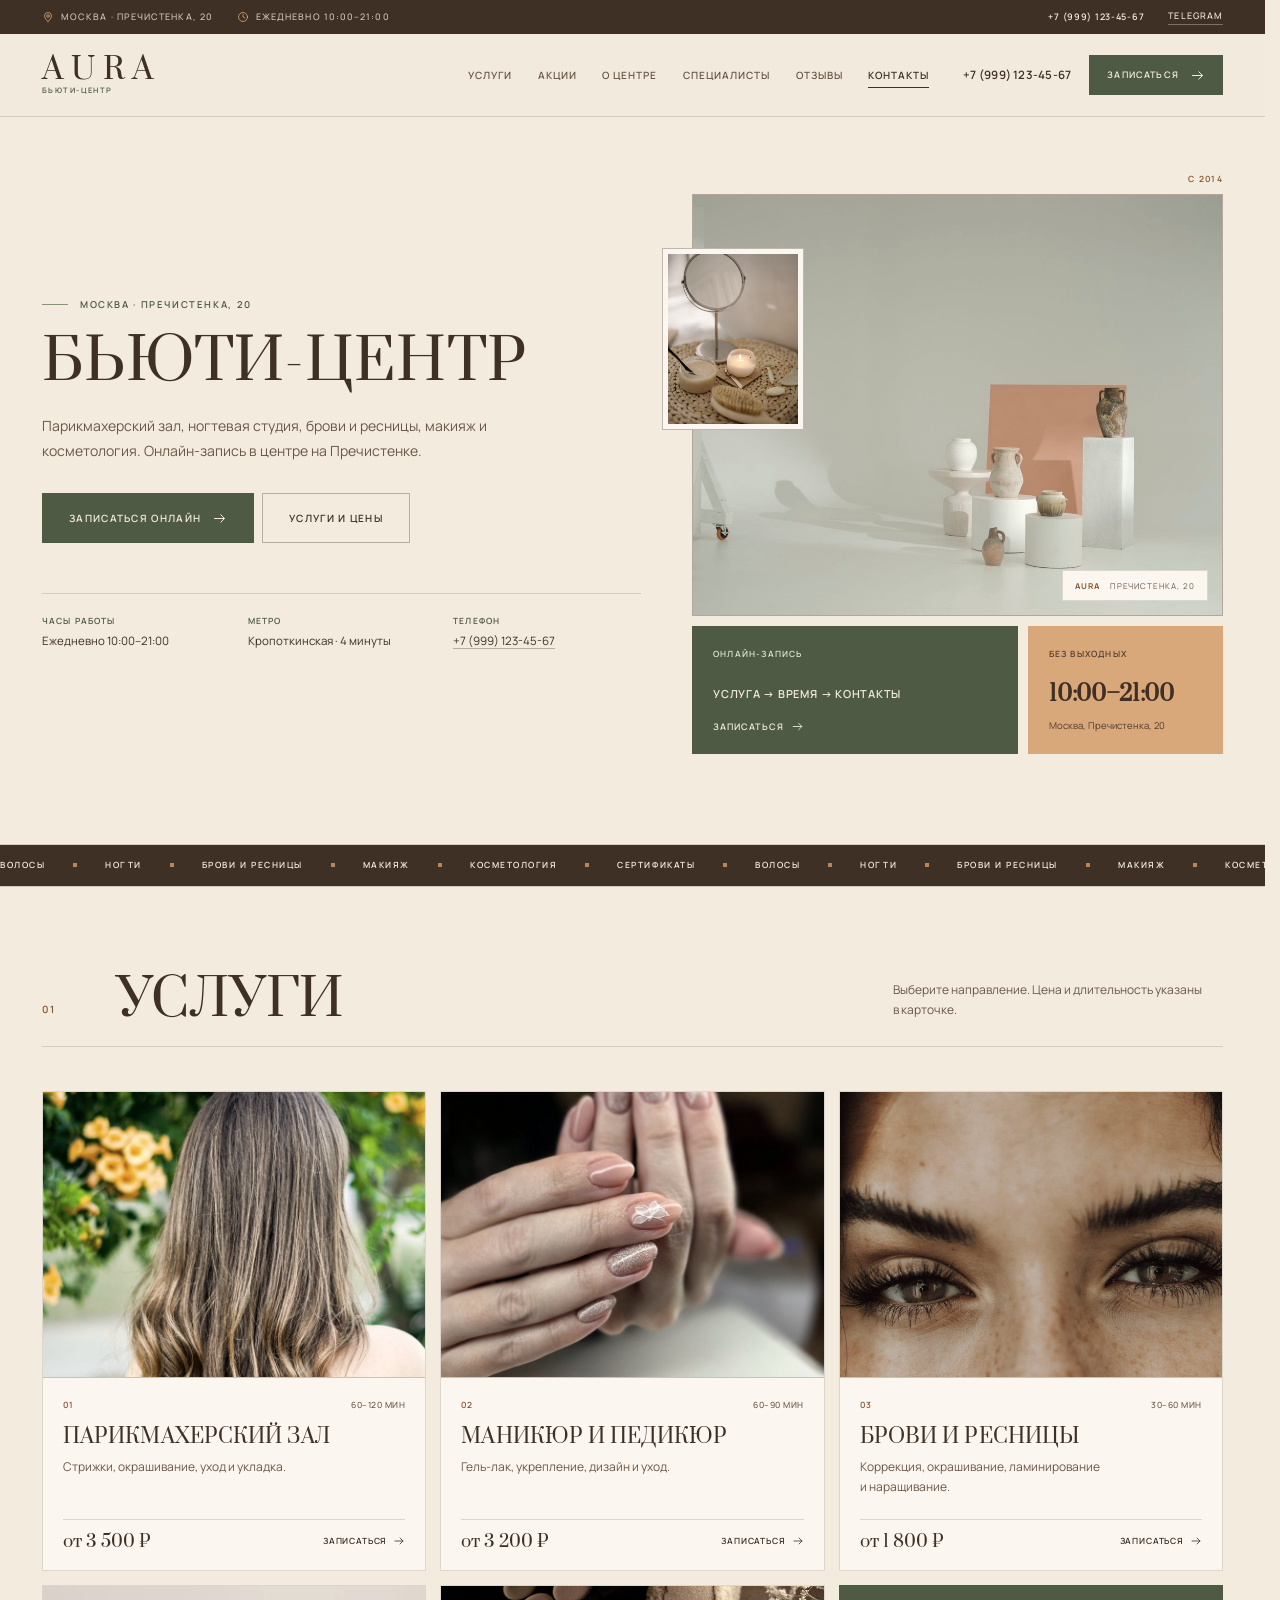
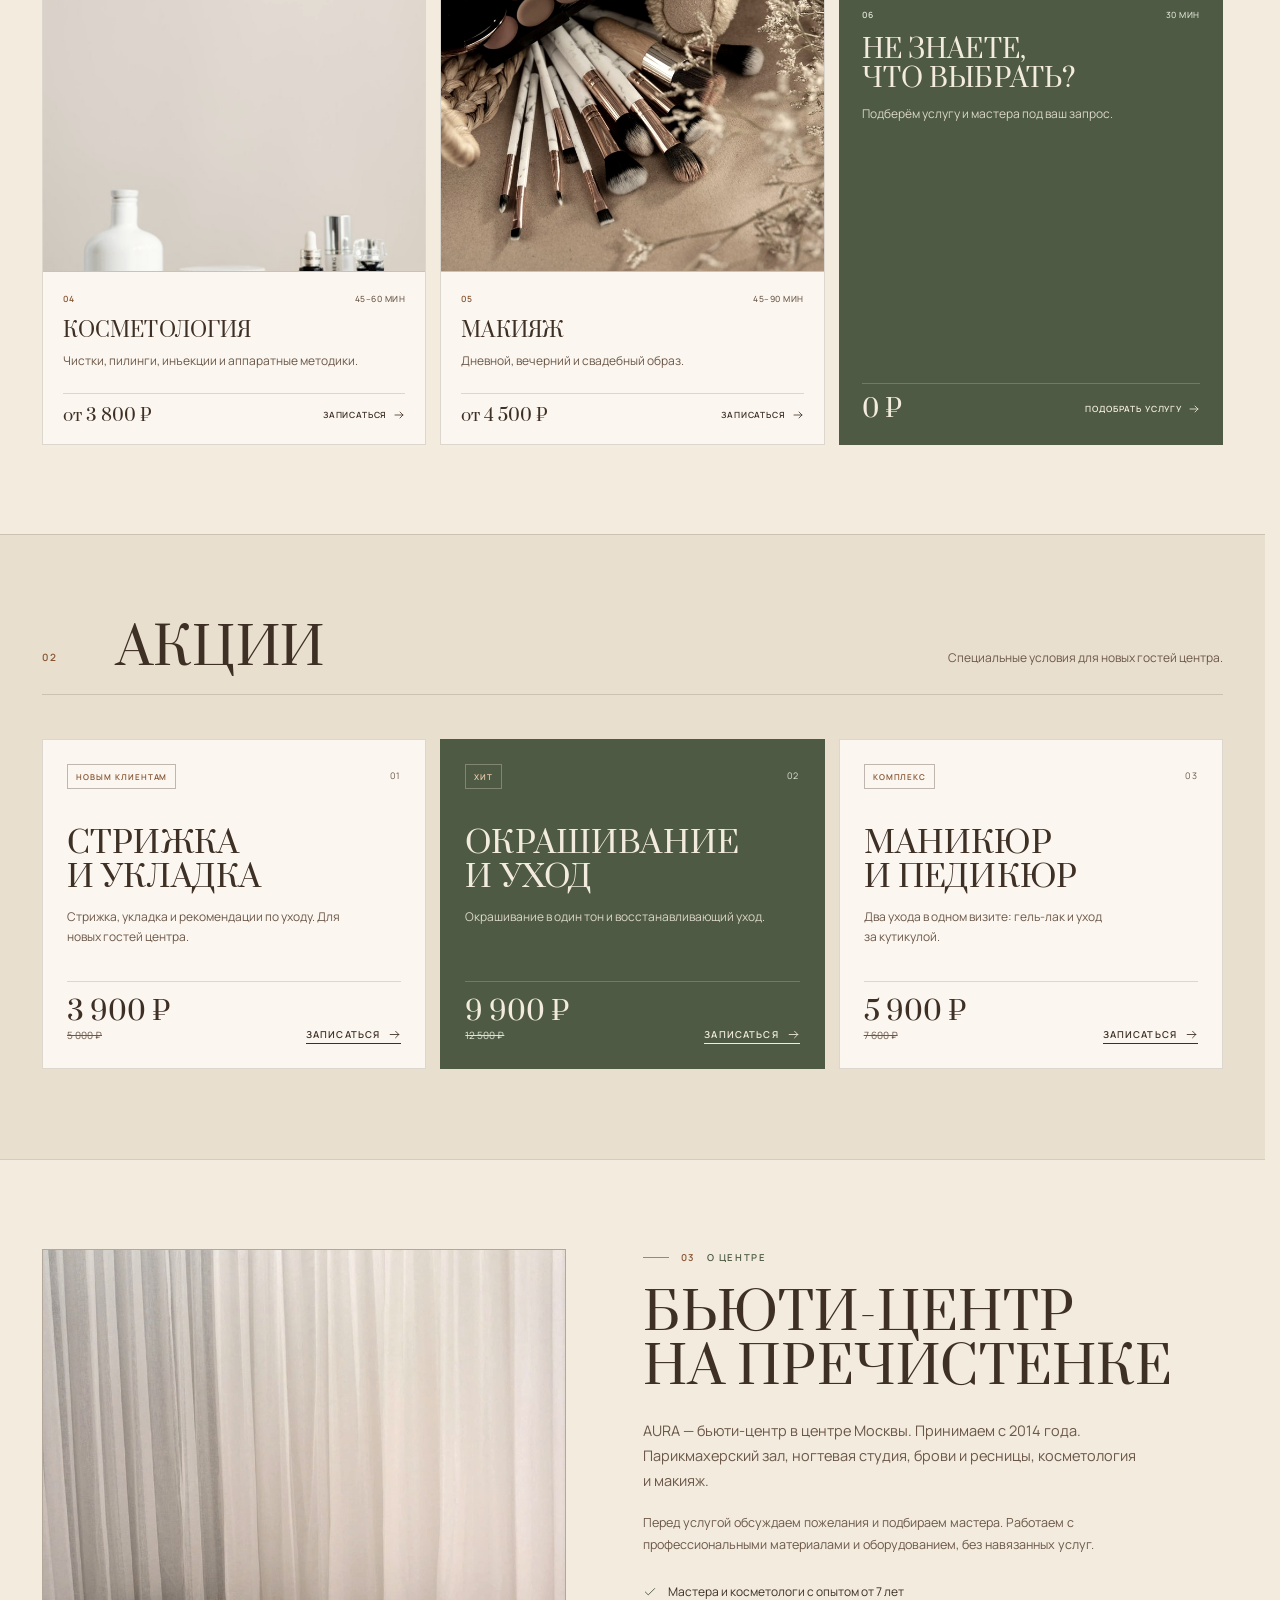
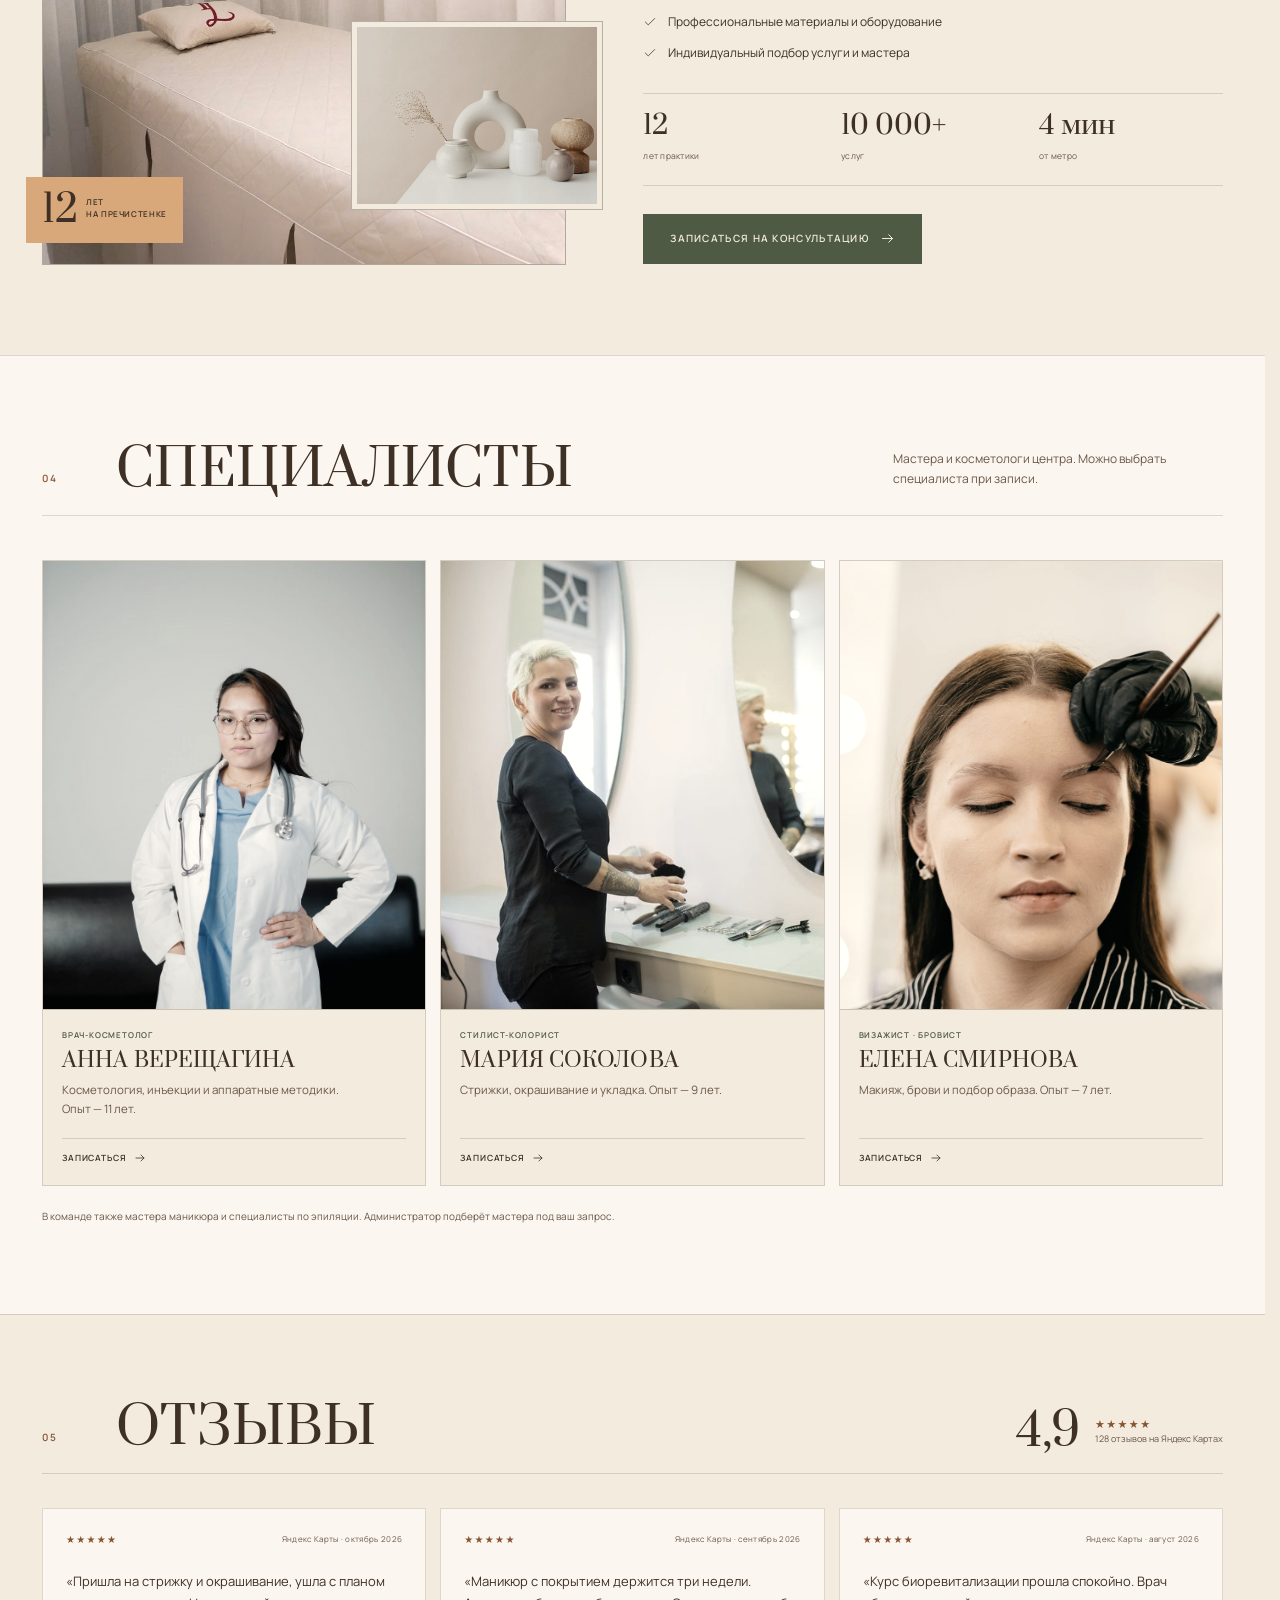
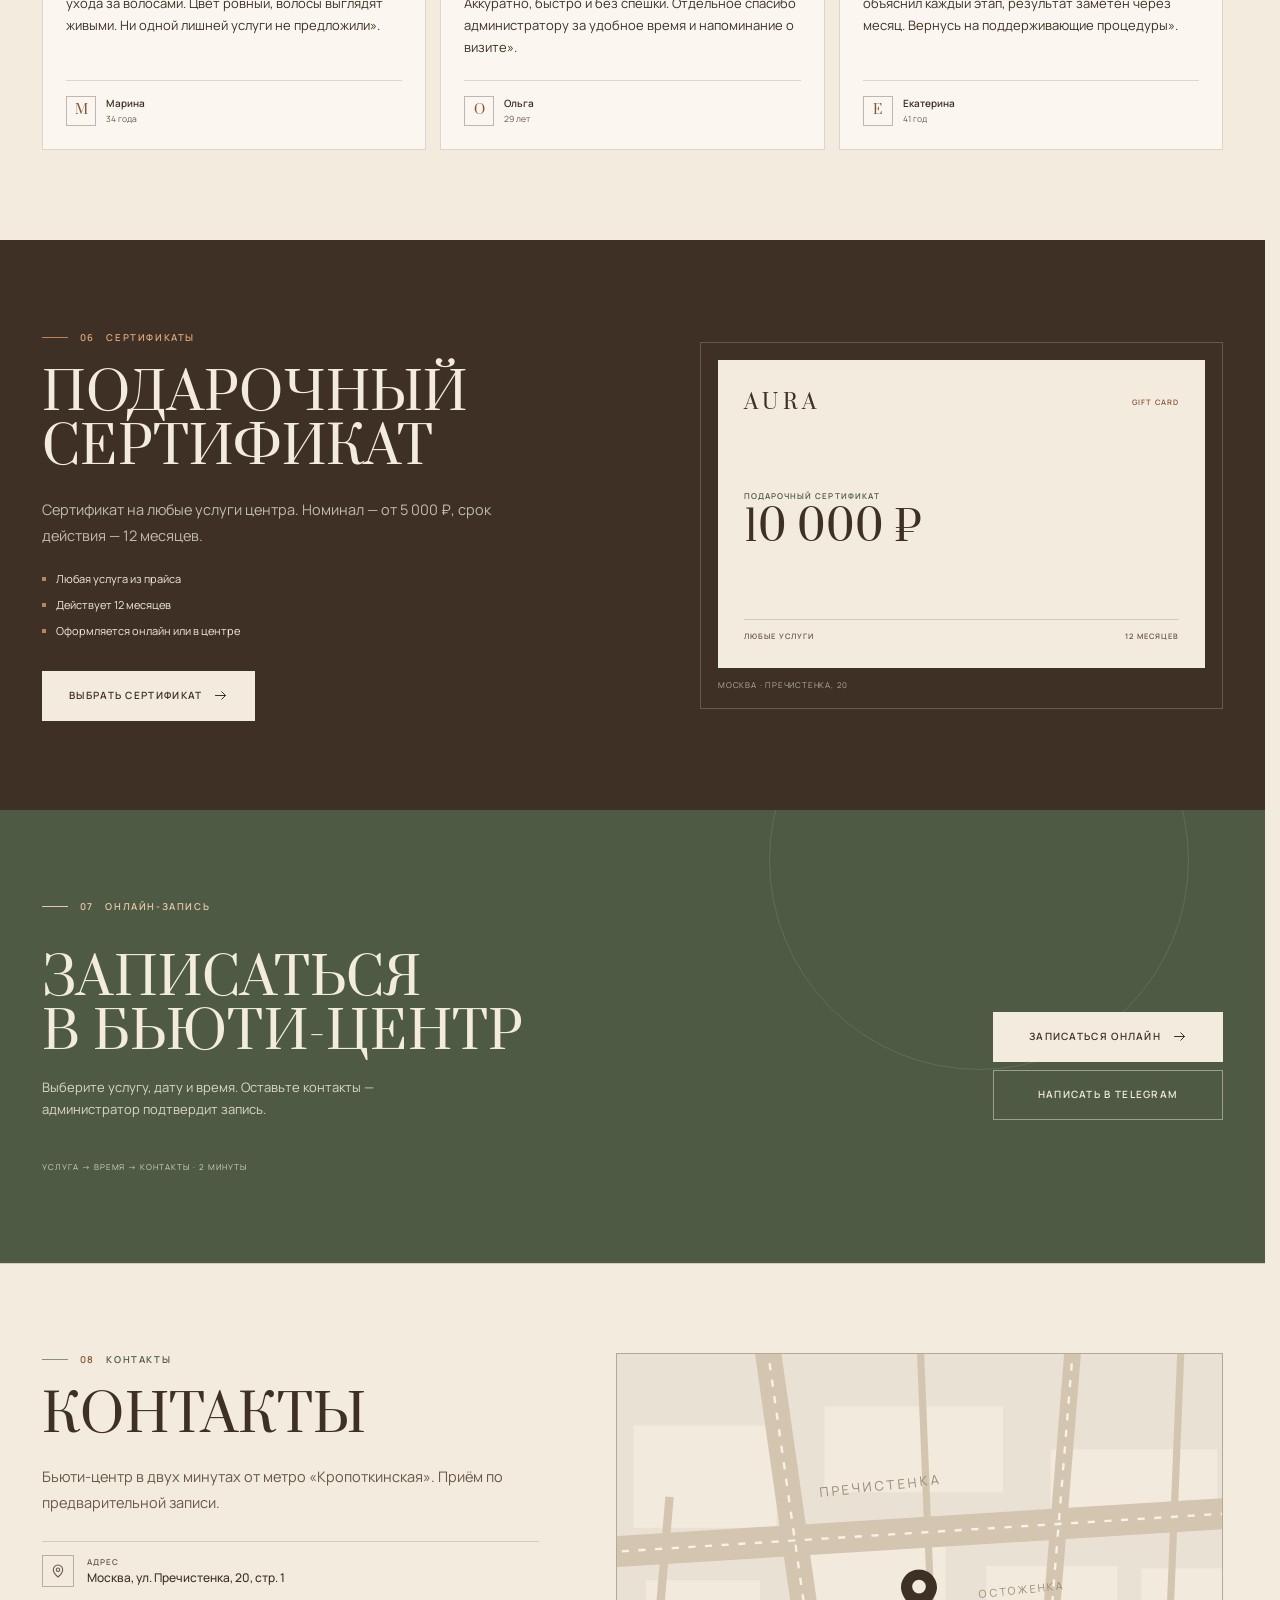
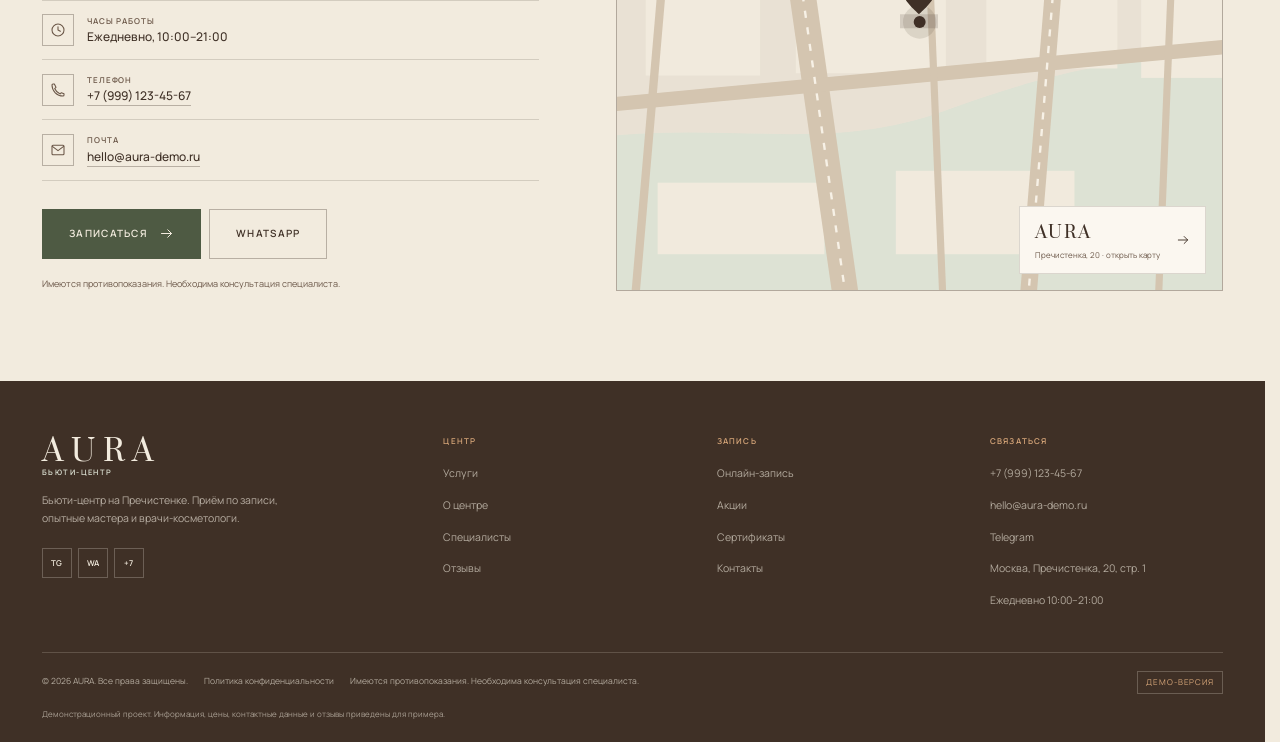
<file: index.html>
<!DOCTYPE html>
<html lang="ru">
<head>
  <meta charset="UTF-8">
  <meta name="viewport" content="width=device-width, initial-scale=1.0, viewport-fit=cover">
  <title>AURA — бьюти-центр в Москве</title>
  <meta name="description" content="AURA — бьюти-центр на Пречистенке. Парикмахерский зал, маникюр и педикюр, брови и ресницы, макияж и косметология. Онлайн-запись.">
  <meta name="theme-color" content="#f2ebde">
  <meta property="og:title" content="AURA — бьюти-центр">
  <meta property="og:description" content="Волосы, ногти, брови и ресницы, макияж и косметология. Онлайн-запись в бьюти-центр на Пречистенке.">
  <meta property="og:type" content="website">
  <meta property="og:locale" content="ru_RU">
  <meta property="og:site_name" content="AURA">
  <meta property="og:url" content="https://zixzyz.github.io/aura-beauty-demo/">
  <meta property="og:image" content="https://zixzyz.github.io/aura-beauty-demo/assets/og-image-beauty.jpg">
  <meta property="og:image:width" content="1200">
  <meta property="og:image:height" content="630">
  <meta property="og:image:alt" content="AURA — бьюти-центр в Москве">
  <meta name="twitter:card" content="summary_large_image">
  <meta name="twitter:title" content="AURA — бьюти-центр">
  <meta name="twitter:description" content="Онлайн-запись в бьюти-центр на Пречистенке.">
  <meta name="twitter:image" content="https://zixzyz.github.io/aura-beauty-demo/assets/og-image-beauty.jpg">
  <link rel="canonical" href="https://zixzyz.github.io/aura-beauty-demo/">
  <link rel="icon" type="image/svg+xml" href="assets/favicon.svg?v=20261127-3">
  <link rel="apple-touch-icon" href="assets/apple-touch-icon.png?v=20261127-3">
  <link rel="preconnect" href="https://fonts.googleapis.com">
  <link rel="preconnect" href="https://fonts.gstatic.com" crossorigin>
  <link rel="preload" as="image" href="assets/images/hero-main.jpg" fetchpriority="high">
  <link rel="preload" href="assets/fonts/Prata-Regular.ttf" as="font" type="font/ttf" crossorigin>
  <link href="https://fonts.googleapis.com/css2?family=Manrope:wght@400;500;600;700&display=swap" rel="stylesheet">
  <link rel="stylesheet" href="assets/css/style.css?v=20261127-3">
  <noscript><style>.reveal{opacity:1;transform:none}</style></noscript>
  <script type="application/ld+json">
  {
    "@context": "https://schema.org",
    "@type": "BeautySalon",
    "name": "AURA",
    "description": "Бьюти-центр в Москве",
    "url": "https://zixzyz.github.io/aura-beauty-demo/",
    "image": "https://zixzyz.github.io/aura-beauty-demo/assets/og-image-beauty.jpg",
    "address": {
      "@type": "PostalAddress",
      "streetAddress": "ул. Пречистенка, 20, стр. 1",
      "addressLocality": "Москва",
      "addressCountry": "RU"
    },
    "telephone": "+7 999 123-45-67",
    "openingHours": "Mo-Su 10:00-21:00",
    "priceRange": "₽₽₽"
  }
  </script>
</head>
<body data-telegram="https://t.me/aura_beauty_demo">

  <a class="skip-link" href="#main">Перейти к содержимому</a>

  <svg xmlns="http://www.w3.org/2000/svg" style="display:none" aria-hidden="true">
    <symbol id="i-arrow" viewBox="0 0 24 24"><path d="M4 12h16M14 6l6 6-6 6"/></symbol>
    <symbol id="i-telegram" viewBox="0 0 24 24"><path d="M21 3 3 10.5l6.2 2.6L21 3ZM21 3l-6.9 18-4.9-7.9M9.2 13.1 21 3"/></symbol>
    <symbol id="i-whatsapp" viewBox="0 0 24 24"><path d="M21 11.5a8.4 8.4 0 0 1-9 8.4 9.9 9.9 0 0 1-3.4-.6L3 21l1.7-5.1A8.4 8.4 0 1 1 21 11.5Z"/><path d="M9 8.5c.6 2.4 3.6 5.2 6 5.8l1-1.3 2 .8v1.5c-.2.8-1.4 1.4-2.2 1.2-3.7-.6-7.6-4.7-8.2-8.2-.2-.8.4-2 1.2-2.2h1.4l.8 2L9 8.5Z"/></symbol>
    <symbol id="i-phone" viewBox="0 0 24 24"><path d="M6.5 3h-2A1.5 1.5 0 0 0 3 4.5C3 13.6 10.4 21 19.5 21a1.5 1.5 0 0 0 1.5-1.5v-2l-4-1.5-1.8 2a15.4 15.4 0 0 1-8.2-8.2l2-1.8L6.5 3Z"/></symbol>
    <symbol id="i-pin" viewBox="0 0 24 24"><path d="M12 21s7-6.1 7-11a7 7 0 1 0-14 0c0 4.9 7 11 7 11Z"/><circle cx="12" cy="10" r="2.6"/></symbol>
    <symbol id="i-clock" viewBox="0 0 24 24"><circle cx="12" cy="12" r="9"/><path d="M12 7v5l3.5 2"/></symbol>
    <symbol id="i-mail" viewBox="0 0 24 24"><rect x="3" y="5" width="18" height="14" rx="1.5"/><path d="m3.5 6.5 8.5 6.5 8.5-6.5"/></symbol>
    <symbol id="i-check" viewBox="0 0 24 24"><path d="M20 6 9 17l-5-5"/></symbol>
    <symbol id="i-close" viewBox="0 0 24 24"><path d="M18 6 6 18M6 6l12 12"/></symbol>
    <symbol id="i-calendar" viewBox="0 0 24 24"><rect x="3" y="5" width="18" height="16" rx="1"/><path d="M8 3v4M16 3v4M3 10h18"/></symbol>
    <symbol id="i-spark" viewBox="0 0 24 24"><path d="M12 2.5c0 5.3 4.2 9.5 9.5 9.5-5.3 0-9.5 4.2-9.5 9.5 0-5.3-4.2-9.5-9.5-9.5 5.3 0 9.5-4.2 9.5-9.5Z"/></symbol>
  </svg>

  <div class="topbar">
    <div class="container topbar__inner">
      <span class="topbar__item"><svg class="icon" aria-hidden="true"><use href="#i-pin"/></svg>Москва · Пречистенка, 20</span>
      <span class="topbar__item"><svg class="icon" aria-hidden="true"><use href="#i-clock"/></svg>Ежедневно 10:00–21:00</span>
      <a class="topbar__phone" href="tel:+79991234567">+7 (999) 123-45-67</a>
      <a class="topbar__link" href="https://t.me/aura_beauty_demo" target="_blank" rel="noopener">Telegram</a>
    </div>
  </div>

  <header class="header" id="header">
    <div class="container header__inner">
      <a class="logo" href="index.html" aria-label="AURA — на главную">
        <span class="logo__mark">AURA</span>
        <span class="logo__sub">бьюти-центр</span>
      </a>
      <nav class="nav" aria-label="Основная навигация">
        <a class="nav__link" href="#services">Услуги</a>
        <a class="nav__link" href="#offers">Акции</a>
        <a class="nav__link" href="#about">О центре</a>
        <a class="nav__link" href="#team">Специалисты</a>
        <a class="nav__link" href="#reviews">Отзывы</a>
        <a class="nav__link" href="#contacts">Контакты</a>
      </nav>
      <div class="header__actions">
        <a class="header__phone" href="tel:+79991234567">+7 (999) 123-45-67</a>
        <a class="btn btn--sm" href="booking.html">Записаться <svg class="icon" aria-hidden="true"><use href="#i-arrow"/></svg></a>
        <button class="burger" type="button" aria-label="Открыть меню" aria-expanded="false" aria-controls="mobileMenu"><span></span><span></span><span></span></button>
      </div>
    </div>
  </header>

  <main id="main">

    <section class="hero" id="home">
      <div class="container hero__grid">
        <div class="hero__copy">
          <p class="eyebrow reveal">Москва · Пречистенка, 20</p>
          <h1 class="reveal">Бьюти-центр</h1>
          <p class="hero__lead reveal">Парикмахерский зал, ногтевая студия, брови и ресницы, макияж и косметология. Онлайн-запись в центре на Пречистенке.</p>
          <div class="hero__actions reveal">
            <a class="btn" href="booking.html">Записаться онлайн <svg class="icon" aria-hidden="true"><use href="#i-arrow"/></svg></a>
            <a class="btn btn--ghost" href="#services">Услуги и цены</a>
          </div>
          <dl class="hero__facts reveal">
            <div><dt>Часы работы</dt><dd>Ежедневно 10:00–21:00</dd></div>
            <div><dt>Метро</dt><dd>Кропоткинская · 4 минуты</dd></div>
            <div><dt>Телефон</dt><dd><a href="tel:+79991234567">+7 (999) 123-45-67</a></dd></div>
          </dl>
        </div>

        <div class="hero__visual reveal">
          <figure class="hero__media">
            <img src="assets/images/hero-main.jpg" alt="Предметная композиция центра в кремовых и карамельных тонах" width="1200" height="800" fetchpriority="high">
            <figcaption><span>AURA</span> Пречистенка, 20</figcaption>
          </figure>
          <a class="hero__panel hero__panel--matcha" href="booking.html">
            <span class="hero__panel-label">Онлайн-запись</span>
            <strong>Услуга → Время → Контакты</strong>
            <span class="hero__panel-link">Записаться <svg class="icon" aria-hidden="true"><use href="#i-arrow"/></svg></span>
          </a>
          <div class="hero__panel hero__panel--caramel">
            <span class="hero__panel-label">Без выходных</span>
            <strong>10:00–21:00</strong>
            <span>Москва, Пречистенка, 20</span>
          </div>
          <figure class="hero__inset">
            <img src="assets/images/hero-insert.jpg" alt="Спа-аксессуары на плетёной поверхности" width="500" height="750" fetchpriority="high">
          </figure>
          <span class="hero__mark" aria-hidden="true">с 2014</span>
        </div>
      </div>
    </section>

    <div class="marquee" aria-hidden="true">
      <div class="marquee__track">
        <div class="marquee__group">
          <span class="marquee__item">Волосы</span><span class="marquee__item">Ногти</span><span class="marquee__item">Брови и ресницы</span><span class="marquee__item">Макияж</span><span class="marquee__item">Косметология</span><span class="marquee__item">Сертификаты</span>
        </div>
        <div class="marquee__group">
          <span class="marquee__item">Волосы</span><span class="marquee__item">Ногти</span><span class="marquee__item">Брови и ресницы</span><span class="marquee__item">Макияж</span><span class="marquee__item">Косметология</span><span class="marquee__item">Сертификаты</span>
        </div>
      </div>
    </div>

    <section class="section" id="services">
      <div class="container">
        <div class="section-head reveal">
          <span class="section-head__index">01</span>
          <h2>Услуги</h2>
          <p class="section-head__aside">Выберите направление. Цена и длительность указаны в карточке.</p>
        </div>

        <div class="services-grid">
          <a class="service-card reveal" href="booking.html?service=hair">
            <figure class="service-card__media"><img src="assets/images/service-hair.jpg" alt="Волнистые волосы после укладки" loading="lazy" decoding="async" width="800" height="1145"></figure>
            <div class="service-card__body">
              <div class="service-card__meta"><span>01</span><span>60–120 мин</span></div>
              <h3>Парикмахерский зал</h3>
              <p>Стрижки, окрашивание, уход и укладка.</p>
              <div class="service-card__bottom"><span class="price">от 3 500 ₽</span><span class="card-link">Записаться <svg class="icon" aria-hidden="true"><use href="#i-arrow"/></svg></span></div>
            </div>
          </a>

          <a class="service-card reveal" href="booking.html?service=manicure">
            <figure class="service-card__media"><img src="assets/images/service-nails.jpg" alt="Маникюр в нюдовых тонах" loading="lazy" decoding="async" width="800" height="1067"></figure>
            <div class="service-card__body">
              <div class="service-card__meta"><span>02</span><span>60–90 мин</span></div>
              <h3>Маникюр и педикюр</h3>
              <p>Гель-лак, укрепление, дизайн и уход.</p>
              <div class="service-card__bottom"><span class="price">от 3 200 ₽</span><span class="card-link">Записаться <svg class="icon" aria-hidden="true"><use href="#i-arrow"/></svg></span></div>
            </div>
          </a>

          <a class="service-card reveal" href="booking.html?service=brows">
            <figure class="service-card__media"><img src="assets/images/service-brows.jpg" alt="Крупный план бровей и глаз" loading="lazy" decoding="async" width="800" height="533"></figure>
            <div class="service-card__body">
              <div class="service-card__meta"><span>03</span><span>30–60 мин</span></div>
              <h3>Брови и ресницы</h3>
              <p>Коррекция, окрашивание, ламинирование и наращивание.</p>
              <div class="service-card__bottom"><span class="price">от 1 800 ₽</span><span class="card-link">Записаться <svg class="icon" aria-hidden="true"><use href="#i-arrow"/></svg></span></div>
            </div>
          </a>

          <a class="service-card reveal" href="booking.html?service=cosmetology">
            <figure class="service-card__media"><img src="assets/images/service-cosmetology.jpg" alt="Средства для ухода за кожей" loading="lazy" decoding="async" width="800" height="1200"></figure>
            <div class="service-card__body">
              <div class="service-card__meta"><span>04</span><span>45–60 мин</span></div>
              <h3>Косметология</h3>
              <p>Чистки, пилинги, инъекции и аппаратные методики.</p>
              <div class="service-card__bottom"><span class="price">от 3 800 ₽</span><span class="card-link">Записаться <svg class="icon" aria-hidden="true"><use href="#i-arrow"/></svg></span></div>
            </div>
          </a>

          <a class="service-card reveal" href="booking.html?service=makeup">
            <figure class="service-card__media"><img src="assets/images/service-makeup.jpg" alt="Кисти для макияжа на кремовом фоне" loading="lazy" decoding="async" width="800" height="533"></figure>
            <div class="service-card__body">
              <div class="service-card__meta"><span>05</span><span>45–90 мин</span></div>
              <h3>Макияж</h3>
              <p>Дневной, вечерний и свадебный образ.</p>
              <div class="service-card__bottom"><span class="price">от 4 500 ₽</span><span class="card-link">Записаться <svg class="icon" aria-hidden="true"><use href="#i-arrow"/></svg></span></div>
            </div>
          </a>

          <a class="service-card service-card--cta reveal" href="booking.html?service=consultation">
            <div class="service-card__cta-inner">
              <span class="service-card__meta service-card__meta--light"><span>06</span><span>30 мин</span></span>
              <h3>Не знаете,<br>что выбрать?</h3>
              <p>Подберём услугу и мастера под ваш запрос.</p>
              <div class="service-card__bottom"><span class="price">0 ₽</span><span class="card-link">Подобрать услугу <svg class="icon" aria-hidden="true"><use href="#i-arrow"/></svg></span></div>
            </div>
          </a>
        </div>
      </div>
    </section>

    <section class="section section--cream-2" id="offers">
      <div class="container">
        <div class="section-head reveal">
          <span class="section-head__index">02</span>
          <h2>Акции</h2>
          <p class="section-head__aside">Специальные условия для новых гостей центра.</p>
        </div>

        <div class="offers-grid">
          <article class="offer reveal">
            <div class="offer__top"><span class="offer__tag">Новым клиентам</span><span class="offer__num">01</span></div>
            <h3>Стрижка<br>и укладка</h3>
            <p>Стрижка, укладка и рекомендации по уходу. Для новых гостей центра.</p>
            <div class="offer__bottom"><div class="offer__price"><strong>3 900 ₽</strong><s>5 000 ₽</s></div><a class="btn-link" href="booking.html?service=hair">Записаться <svg class="icon" aria-hidden="true"><use href="#i-arrow"/></svg></a></div>
          </article>

          <article class="offer offer--matcha reveal">
            <div class="offer__top"><span class="offer__tag">Хит</span><span class="offer__num">02</span></div>
            <h3>Окрашивание<br>и уход</h3>
            <p>Окрашивание в один тон и восстанавливающий уход.</p>
            <div class="offer__bottom"><div class="offer__price"><strong>9 900 ₽</strong><s>12 500 ₽</s></div><a class="btn-link" href="booking.html?service=coloring">Записаться <svg class="icon" aria-hidden="true"><use href="#i-arrow"/></svg></a></div>
          </article>

          <article class="offer reveal">
            <div class="offer__top"><span class="offer__tag">Комплекс</span><span class="offer__num">03</span></div>
            <h3>Маникюр<br>и педикюр</h3>
            <p>Два ухода в одном визите: гель-лак и уход за кутикулой.</p>
            <div class="offer__bottom"><div class="offer__price"><strong>5 900 ₽</strong><s>7 600 ₽</s></div><a class="btn-link" href="booking.html?service=nails">Записаться <svg class="icon" aria-hidden="true"><use href="#i-arrow"/></svg></a></div>
          </article>
        </div>
      </div>
    </section>

    <section class="section" id="about">
      <div class="container about-grid">
        <div class="about-media reveal">
          <figure class="about-media__main"><img src="assets/images/interior.jpg" alt="Кабинет центра AURA с кремовой шторой и кушеткой" loading="lazy" decoding="async" width="900" height="1351"></figure>
          <figure class="about-media__small"><img src="assets/images/hero-ceramic.jpg" alt="Керамические вазы в кремовых тонах" loading="lazy" decoding="async" width="900" height="600"></figure>
          <div class="about-media__badge"><strong>12</strong><span>лет<br>на Пречистенке</span></div>
        </div>
        <div class="about-copy">
          <p class="eyebrow reveal"><span class="eyebrow__index">03</span> О центре</p>
          <h2 class="reveal">Бьюти-центр<br>на Пречистенке</h2>
          <p class="lead reveal">AURA — бьюти-центр в центре Москвы. Принимаем с 2014 года. Парикмахерский зал, ногтевая студия, брови и ресницы, косметология и макияж.</p>
          <p class="reveal">Перед услугой обсуждаем пожелания и подбираем мастера. Работаем с профессиональными материалами и оборудованием, без навязанных услуг.</p>
          <ul class="checklist reveal">
            <li><svg class="icon" aria-hidden="true"><use href="#i-check"/></svg>Мастера и косметологи с опытом от 7 лет</li>
            <li><svg class="icon" aria-hidden="true"><use href="#i-check"/></svg>Профессиональные материалы и оборудование</li>
            <li><svg class="icon" aria-hidden="true"><use href="#i-check"/></svg>Индивидуальный подбор услуги и мастера</li>
          </ul>
          <div class="about-stats reveal">
            <div><strong>12</strong><span>лет практики</span></div>
            <div><strong>10 000+</strong><span>услуг</span></div>
            <div><strong>4 мин</strong><span>от метро</span></div>
          </div>
          <a class="btn reveal" href="booking.html?service=consultation">Записаться на консультацию <svg class="icon" aria-hidden="true"><use href="#i-arrow"/></svg></a>
        </div>
      </div>
    </section>

    <section class="section section--paper" id="team">
      <div class="container">
        <div class="section-head reveal">
          <span class="section-head__index">04</span>
          <h2>Специалисты</h2>
          <p class="section-head__aside">Мастера и косметологи центра. Можно выбрать специалиста при записи.</p>
        </div>

        <div class="team-grid">
          <a class="team-card reveal" href="booking.html?specialist=anna">
            <figure class="team-card__media"><img src="assets/images/team-b.jpg" alt="Анна Верещагина — врач-косметолог" loading="lazy" decoding="async" width="900" height="1350"></figure>
            <div class="team-card__body"><span class="team-card__role">Врач-косметолог</span><h3>Анна Верещагина</h3><p>Косметология, инъекции и аппаратные методики. Опыт — 11 лет.</p><span class="team-card__link">Записаться <svg class="icon" aria-hidden="true"><use href="#i-arrow"/></svg></span></div>
          </a>

          <a class="team-card reveal" href="booking.html?specialist=maria">
            <figure class="team-card__media team-card__media--stylist"><img src="assets/images/team-maria.jpg" alt="Мария Соколова — стилист-колорист" loading="lazy" decoding="async" width="900" height="601"></figure>
            <div class="team-card__body"><span class="team-card__role">Стилист-колорист</span><h3>Мария Соколова</h3><p>Стрижки, окрашивание и укладка. Опыт — 9 лет.</p><span class="team-card__link">Записаться <svg class="icon" aria-hidden="true"><use href="#i-arrow"/></svg></span></div>
          </a>

          <a class="team-card reveal" href="booking.html?specialist=elena">
            <figure class="team-card__media team-card__media--makeup"><img src="assets/images/team-elena.jpg" alt="Елена Смирнова — визажист" loading="lazy" decoding="async" width="900" height="599"></figure>
            <div class="team-card__body"><span class="team-card__role">Визажист · бровист</span><h3>Елена Смирнова</h3><p>Макияж, брови и подбор образа. Опыт — 7 лет.</p><span class="team-card__link">Записаться <svg class="icon" aria-hidden="true"><use href="#i-arrow"/></svg></span></div>
          </a>
        </div>
        <p class="team-note reveal">В команде также мастера маникюра и специалисты по эпиляции. Администратор подберёт мастера под ваш запрос.</p>
      </div>
    </section>

    <section class="section" id="reviews">
      <div class="container">
        <div class="reviews-head reveal">
          <div class="section-head section-head--no-margin">
            <span class="section-head__index">05</span>
            <h2>Отзывы</h2>
          </div>
          <div class="rating"><strong>4,9</strong><div><span class="stars" role="img" aria-label="Оценка 4,9 из 5">★★★★★</span><span>128 отзывов на Яндекс Картах</span></div></div>
        </div>

        <div class="reviews-grid">
          <figure class="review reveal">
            <div class="review__top"><span class="stars" aria-hidden="true">★★★★★</span><span>Яндекс Карты · октябрь 2026</span></div>
            <blockquote>«Пришла на стрижку и окрашивание, ушла с планом ухода за волосами. Цвет ровный, волосы выглядят живыми. Ни одной лишней услуги не предложили».</blockquote>
            <figcaption><span class="review__avatar">М</span><div><strong>Марина</strong><span>34 года</span></div></figcaption>
          </figure>
          <figure class="review reveal">
            <div class="review__top"><span class="stars" aria-hidden="true">★★★★★</span><span>Яндекс Карты · сентябрь 2026</span></div>
            <blockquote>«Маникюр с покрытием держится три недели. Аккуратно, быстро и без спешки. Отдельное спасибо администратору за удобное время и напоминание о визите».</blockquote>
            <figcaption><span class="review__avatar">О</span><div><strong>Ольга</strong><span>29 лет</span></div></figcaption>
          </figure>
          <figure class="review reveal">
            <div class="review__top"><span class="stars" aria-hidden="true">★★★★★</span><span>Яндекс Карты · август 2026</span></div>
            <blockquote>«Курс биоревитализации прошла спокойно. Врач объяснил каждый этап, результат заметен через месяц. Вернусь на поддерживающие процедуры».</blockquote>
            <figcaption><span class="review__avatar">Е</span><div><strong>Екатерина</strong><span>41 год</span></div></figcaption>
          </figure>
        </div>
      </div>
    </section>

    <section class="section gift" id="gift">
      <div class="container gift-grid">
        <div class="gift-copy">
          <p class="eyebrow eyebrow--light reveal"><span class="eyebrow__index">06</span> Сертификаты</p>
          <h2 class="reveal">Подарочный<br>сертификат</h2>
          <p class="lead reveal">Сертификат на любые услуги центра. Номинал — от 5 000 ₽, срок действия — 12 месяцев.</p>
          <ul class="gift-list reveal">
            <li>Любая услуга из прайса</li>
            <li>Действует 12 месяцев</li>
            <li>Оформляется онлайн или в центре</li>
          </ul>
          <a class="btn btn--light reveal" href="booking.html?service=certificate">Выбрать сертификат <svg class="icon" aria-hidden="true"><use href="#i-arrow"/></svg></a>
        </div>
        <div class="gift-card-wrap reveal">
          <div class="gift-card">
            <div class="gift-card__top"><span>AURA</span><span>gift card</span></div>
            <div class="gift-card__middle"><span>Подарочный сертификат</span><strong>10 000 ₽</strong></div>
            <div class="gift-card__bottom"><span>Любые услуги</span><span>12 месяцев</span></div>
          </div>
          <span class="gift-card__label">Москва · Пречистенка, 20</span>
        </div>
      </div>
    </section>

    <section class="cta-band">
      <div class="container cta-band__inner">
        <p class="eyebrow eyebrow--light reveal"><span class="eyebrow__index">07</span> Онлайн-запись</p>
        <div class="cta-band__copy">
          <h2 class="reveal">Записаться<br>в бьюти-центр</h2>
          <p class="reveal">Выберите услугу, дату и время. Оставьте контакты — администратор подтвердит запись.</p>
        </div>
        <div class="cta-band__actions reveal">
          <a class="btn btn--light" href="booking.html">Записаться онлайн <svg class="icon" aria-hidden="true"><use href="#i-arrow"/></svg></a>
          <a class="btn btn--outline-light" href="https://t.me/aura_beauty_demo" target="_blank" rel="noopener">Написать в Telegram</a>
        </div>
        <span class="cta-band__note reveal">Услуга → Время → Контакты · 2 минуты</span>
      </div>
    </section>

    <section class="section" id="contacts">
      <div class="container contacts-grid">
        <div class="contacts-copy">
          <p class="eyebrow reveal"><span class="eyebrow__index">08</span> Контакты</p>
          <h2 class="reveal">Контакты</h2>
          <p class="lead reveal">Бьюти-центр в двух минутах от метро «Кропоткинская». Приём по предварительной записи.</p>
          <ul class="contact-list reveal">
            <li><span class="contact-list__icon"><svg class="icon" aria-hidden="true"><use href="#i-pin"/></svg></span><div><span>Адрес</span><strong>Москва, ул. Пречистенка, 20, стр. 1</strong></div></li>
            <li><span class="contact-list__icon"><svg class="icon" aria-hidden="true"><use href="#i-clock"/></svg></span><div><span>Часы работы</span><strong>Ежедневно, 10:00–21:00</strong></div></li>
            <li><span class="contact-list__icon"><svg class="icon" aria-hidden="true"><use href="#i-phone"/></svg></span><div><span>Телефон</span><a href="tel:+79991234567">+7 (999) 123-45-67</a></div></li>
            <li><span class="contact-list__icon"><svg class="icon" aria-hidden="true"><use href="#i-mail"/></svg></span><div><span>Почта</span><a href="mailto:hello@aura-demo.ru">hello@aura-demo.ru</a></div></li>
          </ul>
          <div class="contacts-actions reveal">
            <a class="btn" href="booking.html">Записаться <svg class="icon" aria-hidden="true"><use href="#i-arrow"/></svg></a>
            <a class="btn btn--ghost" href="https://wa.me/79991234567" target="_blank" rel="noopener">WhatsApp</a>
          </div>
          <p class="contacts-note reveal">Имеются противопоказания. Необходима консультация специалиста.</p>
        </div>

        <a class="map-card reveal" href="https://yandex.ru/maps/?text=Москва%2C%20Пречистенка%2C%2020" target="_blank" rel="noopener" aria-label="Открыть адрес центра на Яндекс Картах">
          <svg viewBox="0 0 600 450" preserveAspectRatio="xMidYMid slice" aria-hidden="true">
            <rect width="600" height="450" fill="#e9e1d4"/>
            <path d="M-20 330 C120 300 210 340 320 300 S520 240 640 270 L640 470 L-20 470 Z" fill="#dde2d4"/>
            <g fill="#f1eadd">
              <rect x="60" y="60" width="120" height="86"/><rect x="220" y="44" width="150" height="72"/><rect x="410" y="80" width="140" height="64"/><rect x="70" y="190" width="96" height="80"/><rect x="196" y="160" width="126" height="108"/><rect x="356" y="178" width="110" height="86"/><rect x="486" y="180" width="88" height="92"/><rect x="80" y="360" width="140" height="60"/><rect x="280" y="350" width="150" height="70"/>
            </g>
            <g stroke="#d4c5b0" fill="none">
              <path d="M-20 170 620 130" stroke-width="26"/><path d="M170 -20 240 470" stroke-width="22"/><path d="M430 -20 390 470" stroke-width="14"/><path d="M-20 300 620 240" stroke-width="12"/><path d="M60 470 90 120" stroke-width="7"/><path d="M300 -20 320 470" stroke-width="6"/><path d="M520 -20 500 470" stroke-width="6"/>
            </g>
            <g stroke="#f7f1e6" fill="none" stroke-dasharray="6 8"><path d="M-20 170 620 130" stroke-width="2"/><path d="M170 -20 240 470" stroke-width="2"/><path d="M430 -20 390 470" stroke-width="2"/></g>
            <text x="216" y="120" fill="#9b8874" font-family="Manrope, sans-serif" font-size="11" letter-spacing="2.5" transform="rotate(-6 216 120)">ПРЕЧИСТЕНКА</text>
            <text x="350" y="205" fill="#9b8874" font-family="Manrope, sans-serif" font-size="9" letter-spacing="2" transform="rotate(-6 350 205)">ОСТОЖЕНКА</text>
            <circle cx="300" cy="225" r="14" fill="rgba(63,48,38,.12)"/><circle cx="300" cy="225" r="5" fill="#3f3026"/>
          </svg>
          <span class="map-card__pin" aria-hidden="true"><svg viewBox="0 0 42 52" fill="currentColor"><path fill-rule="evenodd" d="M21 0C9.4 0 0 9.4 0 21c0 14 21 31 21 31s21-17 21-31C42 9.4 32.6 0 21 0Zm0 12a8 8 0 1 1 0 16 8 8 0 0 1 0-16Z"/></svg></span>
          <span class="map-card__label"><span><strong>AURA</strong><span>Пречистенка, 20 · открыть карту</span></span><svg class="icon" aria-hidden="true"><use href="#i-arrow"/></svg></span>
        </a>
      </div>
    </section>

  </main>

  <footer class="footer">
    <div class="container">
      <div class="footer__top">
        <div class="footer__brand">
          <a class="logo logo--footer" href="index.html"><span class="logo__mark">AURA</span><span class="logo__sub">бьюти-центр</span></a>
          <p>Бьюти-центр на Пречистенке. Приём по записи, опытные мастера и врачи-косметологи.</p>
          <div class="footer__socials"><a href="https://t.me/aura_beauty_demo" target="_blank" rel="noopener" aria-label="Telegram">TG</a><a href="https://wa.me/79991234567" target="_blank" rel="noopener" aria-label="WhatsApp">WA</a><a href="tel:+79991234567" aria-label="Позвонить">+7</a></div>
        </div>
        <div class="footer__col"><h3>Центр</h3><ul><li><a href="#services">Услуги</a></li><li><a href="#about">О центре</a></li><li><a href="#team">Специалисты</a></li><li><a href="#reviews">Отзывы</a></li></ul></div>
        <div class="footer__col"><h3>Запись</h3><ul><li><a href="booking.html">Онлайн-запись</a></li><li><a href="#offers">Акции</a></li><li><a href="#gift">Сертификаты</a></li><li><a href="#contacts">Контакты</a></li></ul></div>
        <div class="footer__col"><h3>Связаться</h3><ul><li><a href="tel:+79991234567">+7 (999) 123-45-67</a></li><li><a href="mailto:hello@aura-demo.ru">hello@aura-demo.ru</a></li><li><a href="https://t.me/aura_beauty_demo" target="_blank" rel="noopener">Telegram</a></li><li><span>Москва, Пречистенка, 20, стр. 1</span></li><li><span>Ежедневно 10:00–21:00</span></li></ul></div>
      </div>
      <div class="footer__bottom">
        <div class="footer__legal"><span>© <span id="year">2026</span> AURA. Все права защищены.</span><a href="privacy.html">Политика конфиденциальности</a><span>Имеются противопоказания. Необходима консультация специалиста.</span></div>
        <span class="footer__demo">Демо-версия</span>
      </div>
      <p class="footer__disclaimer">Демонстрационный проект. Информация, цены, контактные данные и отзывы приведены для примера.</p>
    </div>
  </footer>

  <div class="mobile-menu" id="mobileMenu" inert>
    <nav class="mobile-menu__nav" aria-label="Мобильная навигация">
      <a class="mobile-menu__link" href="#services">Услуги</a>
      <a class="mobile-menu__link" href="#offers">Акции</a>
      <a class="mobile-menu__link" href="#about">О центре</a>
      <a class="mobile-menu__link" href="#team">Специалисты</a>
      <a class="mobile-menu__link" href="#reviews">Отзывы</a>
      <a class="mobile-menu__link" href="#contacts">Контакты</a>
    </nav>
    <div class="mobile-menu__foot">
      <a class="btn btn--full" href="booking.html">Записаться <svg class="icon" aria-hidden="true"><use href="#i-arrow"/></svg></a>
      <div class="mobile-menu__contact"><span>Москва, Пречистенка, 20, стр. 1</span><a href="tel:+79991234567"><strong>+7 (999) 123-45-67</strong></a><span>Ежедневно 10:00–21:00</span></div>
      <div class="mobile-menu__socials"><a class="social-btn" href="https://t.me/aura_beauty_demo" target="_blank" rel="noopener">Telegram</a><a class="social-btn" href="https://wa.me/79991234567" target="_blank" rel="noopener">WhatsApp</a></div>
    </div>
  </div>

  <div class="mobile-cta" id="mobileCta">
    <a class="btn" href="booking.html">Записаться <svg class="icon" aria-hidden="true"><use href="#i-arrow"/></svg></a>
    <a class="mobile-cta__tg" href="https://t.me/aura_beauty_demo" target="_blank" rel="noopener" aria-label="Написать в Telegram"><svg class="icon" aria-hidden="true"><use href="#i-telegram"/></svg></a>
  </div>

  <script src="assets/js/main.js?v=20261127-3"></script>
</body>
</html>
</file>
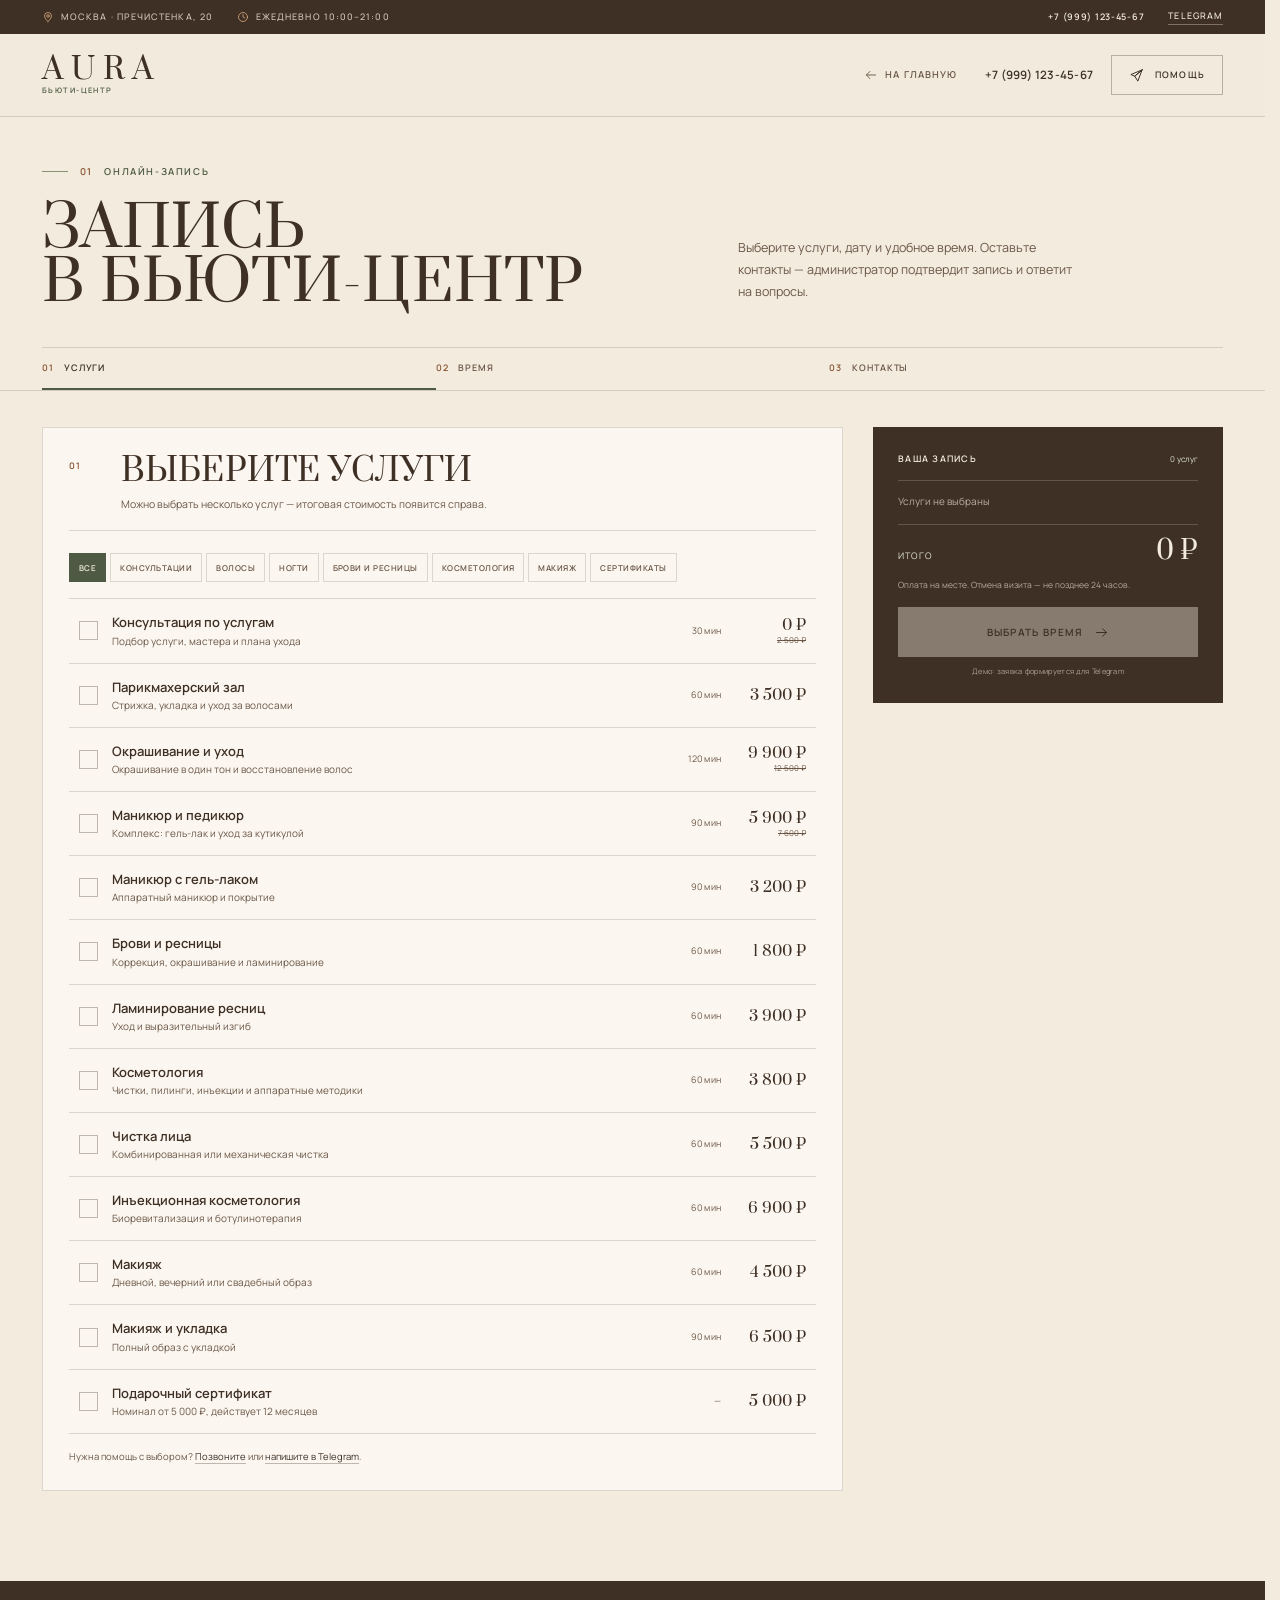
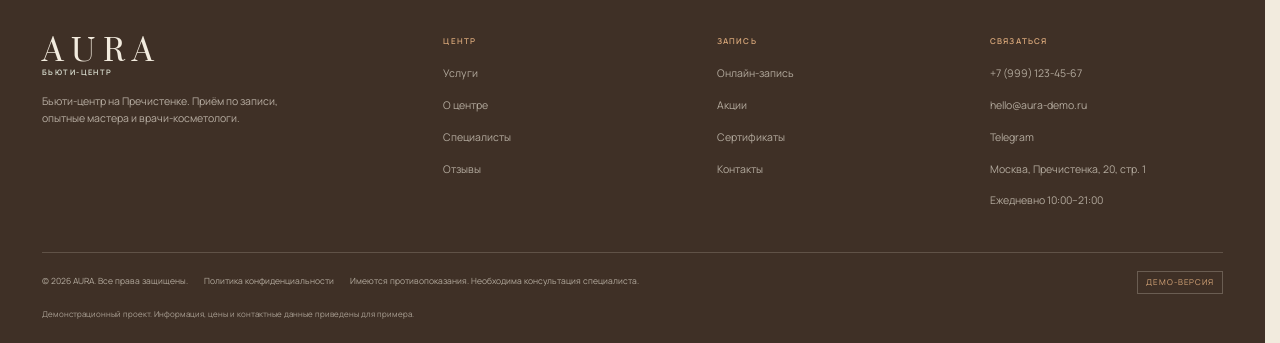
<file: booking.html>
<!DOCTYPE html>
<html lang="ru">
<head>
  <meta charset="UTF-8">
  <meta name="viewport" content="width=device-width, initial-scale=1.0, viewport-fit=cover">
  <title>Онлайн-запись в бьюти-центр — AURA</title>
  <meta name="description" content="Онлайн-запись в бьюти-центр AURA: выберите услуги, дату, время и оставьте контакты.">
  <meta name="theme-color" content="#f2ebde">
  <meta property="og:title" content="Онлайн-запись в бьюти-центр — AURA">
  <meta property="og:description" content="Выберите услугу, дату и время. Администратор подтвердит запись.">
  <meta property="og:type" content="website">
  <meta property="og:image" content="https://zixzyz.github.io/aura-beauty-demo/assets/og-image-beauty.jpg">
  <link rel="canonical" href="https://zixzyz.github.io/aura-beauty-demo/booking.html">
  <link rel="icon" type="image/svg+xml" href="assets/favicon.svg?v=20261127-3">
  <link rel="apple-touch-icon" href="assets/apple-touch-icon.png?v=20261127-3">
  <link rel="preconnect" href="https://fonts.googleapis.com">
  <link rel="preconnect" href="https://fonts.gstatic.com" crossorigin>
  <link rel="preload" href="assets/fonts/Prata-Regular.ttf" as="font" type="font/ttf" crossorigin>
  <link href="https://fonts.googleapis.com/css2?family=Manrope:wght@400;500;600;700&display=swap" rel="stylesheet">
  <link rel="stylesheet" href="assets/css/style.css?v=20261127-3">
  <noscript><style>.reveal{opacity:1;transform:none}</style></noscript>
</head>
<body data-telegram="https://t.me/aura_beauty_demo">

  <a class="skip-link" href="#main">Перейти к содержимому</a>

  <svg xmlns="http://www.w3.org/2000/svg" style="display:none" aria-hidden="true">
    <symbol id="i-arrow" viewBox="0 0 24 24"><path d="M4 12h16M14 6l6 6-6 6"/></symbol>
    <symbol id="i-telegram" viewBox="0 0 24 24"><path d="M21 3 3 10.5l6.2 2.6L21 3ZM21 3l-6.9 18-4.9-7.9M9.2 13.1 21 3"/></symbol>
    <symbol id="i-phone" viewBox="0 0 24 24"><path d="M6.5 3h-2A1.5 1.5 0 0 0 3 4.5C3 13.6 10.4 21 19.5 21a1.5 1.5 0 0 0 1.5-1.5v-2l-4-1.5-1.8 2a15.4 15.4 0 0 1-8.2-8.2l2-1.8L6.5 3Z"/></symbol>
    <symbol id="i-pin" viewBox="0 0 24 24"><path d="M12 21s7-6.1 7-11a7 7 0 1 0-14 0c0 4.9 7 11 7 11Z"/><circle cx="12" cy="10" r="2.6"/></symbol>
    <symbol id="i-clock" viewBox="0 0 24 24"><circle cx="12" cy="12" r="9"/><path d="M12 7v5l3.5 2"/></symbol>
    <symbol id="i-check" viewBox="0 0 24 24"><path d="M20 6 9 17l-5-5"/></symbol>
    <symbol id="i-close" viewBox="0 0 24 24"><path d="M18 6 6 18M6 6l12 12"/></symbol>
    <symbol id="i-calendar" viewBox="0 0 24 24"><rect x="3" y="5" width="18" height="16" rx="1"/><path d="M8 3v4M16 3v4M3 10h18"/></symbol>
  </svg>

  <div class="topbar">
    <div class="container topbar__inner">
      <span class="topbar__item"><svg class="icon" aria-hidden="true"><use href="#i-pin"/></svg>Москва · Пречистенка, 20</span>
      <span class="topbar__item"><svg class="icon" aria-hidden="true"><use href="#i-clock"/></svg>Ежедневно 10:00–21:00</span>
      <a class="topbar__phone" href="tel:+79991234567">+7 (999) 123-45-67</a>
      <a class="topbar__link" href="https://t.me/aura_beauty_demo" target="_blank" rel="noopener">Telegram</a>
    </div>
  </div>

  <header class="header" id="header">
    <div class="container header__inner header__inner--booking">
      <a class="logo" href="index.html" aria-label="AURA — на главную"><span class="logo__mark">AURA</span><span class="logo__sub">бьюти-центр</span></a>
      <a class="header__back" href="index.html"><svg class="icon icon--back" aria-hidden="true"><use href="#i-arrow"/></svg><span>На главную</span></a>
      <div class="header__actions">
        <a class="header__phone" href="tel:+79991234567">+7 (999) 123-45-67</a>
        <a class="btn btn--sm btn--ghost" href="https://t.me/aura_beauty_demo" target="_blank" rel="noopener"><svg class="icon" aria-hidden="true"><use href="#i-telegram"/></svg> Помощь</a>
      </div>
    </div>
  </header>

  <main id="main" class="booking-page">

    <section class="booking-hero">
      <div class="container">
        <div class="booking-hero__grid">
          <div>
            <p class="eyebrow"><span class="eyebrow__index">01</span> Онлайн-запись</p>
            <h1>Запись<br> в бьюти-центр</h1>
          </div>
          <p class="booking-hero__lead">Выберите услуги, дату и удобное время. Оставьте контакты — администратор подтвердит запись и ответит на вопросы.</p>
        </div>
        <ol class="steps" id="steps">
          <li class="step is-active" data-step="1"><span class="step__num">01</span><span class="step__label">Услуги</span></li>
          <li class="step" data-step="2"><span class="step__num">02</span><span class="step__label">Время</span></li>
          <li class="step" data-step="3"><span class="step__num">03</span><span class="step__label">Контакты</span></li>
        </ol>
      </div>
    </section>

    <noscript>
      <div class="container">
        <p class="b-note b-note--top">Для онлайн-записи включите JavaScript или позвоните по телефону <a href="tel:+79991234567">+7 (999) 123-45-67</a>.</p>
      </div>
    </noscript>

    <section class="booking-section">
      <div class="container booking-layout" id="bookingLayout">
        <div class="booking-main">

          <section class="bstep is-active" data-step="1" aria-labelledby="step1Title">
            <div class="bstep__head">
              <span class="bstep__num">01</span>
              <div><h2 id="step1Title">Выберите услуги</h2><p>Можно выбрать несколько услуг — итоговая стоимость появится справа.</p></div>
            </div>
            <div class="btabs" id="categoryTabs" role="group" aria-label="Категории услуг"></div>
            <div class="service-picker" id="servicePicker"></div>
            <p class="b-note">Нужна помощь с выбором? <a href="tel:+79991234567">Позвоните</a> или <a href="https://t.me/aura_beauty_demo" target="_blank" rel="noopener">напишите в Telegram</a>.</p>
          </section>

          <section class="bstep" data-step="2" aria-labelledby="step2Title" hidden>
            <div class="bstep__head">
              <span class="bstep__num">02</span>
              <div><h2 id="step2Title">Выберите время</h2><p>Свободные слоты обновляются администратором при подтверждении.</p></div>
            </div>
            <div class="bgroup">
              <h3 class="bgroup__title">Специалист</h3>
              <div class="specialists" id="specialists"></div>
            </div>
            <div class="bgroup">
              <h3 class="bgroup__title">Дата</h3>
              <div class="date-strip" id="dateStrip"></div>
            </div>
            <div class="bgroup">
              <h3 class="bgroup__title">Время</h3>
              <div class="time-grid" id="timeGrid" aria-live="polite"></div>
              <p class="b-hint" id="timeHint">Выберите дату и время.</p>
            </div>
            <button class="back-link" type="button" data-back="1"><svg class="icon icon--back" aria-hidden="true"><use href="#i-arrow"/></svg> Назад к услугам</button>
          </section>

          <section class="bstep" data-step="3" aria-labelledby="step3Title" hidden>
            <div class="bstep__head">
              <span class="bstep__num">03</span>
              <div><h2 id="step3Title">Ваши контакты</h2><p>Администратор свяжется с вами для подтверждения записи.</p></div>
            </div>
            <form class="bform" id="bookingForm" novalidate>
              <div class="field" id="nameField">
                <label for="name">Имя</label>
                <input type="text" id="name" name="name" placeholder="Как к вам обращаться" autocomplete="name" maxlength="60" aria-describedby="nameError" required>
                <span class="field__error" id="nameError" role="alert">Укажите имя</span>
              </div>
              <div class="field" id="phoneField">
                <label for="phone">Телефон</label>
                <input type="tel" id="phone" name="phone" placeholder="+7 (___) ___-__-__" autocomplete="tel" inputmode="tel" maxlength="18" aria-describedby="phoneError" required>
                <span class="field__error" id="phoneError" role="alert">Введите номер телефона полностью</span>
              </div>
              <div class="field field--full">
                <label for="comment">Комментарий <span>необязательно</span></label>
                <textarea id="comment" name="comment" rows="3" maxlength="500" placeholder="Например, чувствительная кожа"></textarea>
              </div>
              <label class="consent" id="consentLabel">
                <input type="checkbox" id="consent" name="consent" aria-describedby="consentError" required>
                <span class="consent__box" aria-hidden="true"><svg class="icon"><use href="#i-check"/></svg></span>
                <span>Согласен(а) с <a href="privacy.html" target="_blank" rel="noopener">политикой конфиденциальности</a> и обработкой персональных данных</span>
              </label>
              <span class="consent__error" id="consentError" role="alert">Подтвердите согласие</span>
              <button class="btn btn--full bform__submit" type="submit">Подтвердить запись <svg class="icon" aria-hidden="true"><use href="#i-arrow"/></svg></button>
              <p class="b-note">Демо-режим: данные не отправляются на сервер. На следующем шаге сформируется сообщение в Telegram.</p>
            </form>
            <button class="back-link" type="button" data-back="2"><svg class="icon icon--back" aria-hidden="true"><use href="#i-arrow"/></svg> Назад к времени</button>
          </section>

          <section class="bstep" data-step="4" aria-labelledby="step4Title" aria-live="polite" hidden>
            <div class="success-card">
              <span class="success-card__icon" aria-hidden="true"><svg class="icon"><use href="#i-check"/></svg></span>
              <p class="eyebrow"><span class="eyebrow__index">Готово</span></p>
              <h2 id="step4Title">Заявка сформирована</h2>
              <p>Отправьте её в Telegram — откроется чат с администратором, где уже будет ваше сообщение. Или позвоните нам.</p>
              <div class="success-card__summary" id="successSummary"></div>
              <div class="success-card__actions">
                <a class="btn" id="successTelegram" href="https://t.me/aura_beauty_demo" target="_blank" rel="noopener"><svg class="icon" aria-hidden="true"><use href="#i-telegram"/></svg> Отправить в Telegram</a>
                <a class="btn btn--ghost" href="tel:+79991234567"><svg class="icon" aria-hidden="true"><use href="#i-phone"/></svg> Позвонить</a>
              </div>
              <a class="back-link" href="index.html">На главную</a>
            </div>
          </section>

        </div>

        <aside class="bsummary" id="bookingSummary" aria-label="Ваша запись">
          <div class="bsummary__head"><h2>Ваша запись</h2><span id="summaryCount">0 услуг</span></div>
          <div class="bsummary__services" id="summaryServices"><p class="bsummary__empty">Услуги не выбраны</p></div>
          <div class="bsummary__line"><span>Итого</span><strong id="summaryTotal">0 ₽</strong></div>
          <div class="bsummary__info" id="summaryInfo" hidden></div>
          <p class="bsummary__note">Оплата на месте. Отмена визита — не позднее 24 часов.</p>
          <button class="btn bsummary__next" id="summaryNext" type="button" disabled>Выбрать время <svg class="icon" aria-hidden="true"><use href="#i-arrow"/></svg></button>
          <p class="bsummary__demo">Демо: заявка формируется для Telegram</p>
          <div class="bsummary__mobile"><span id="mobileCount">0 услуг</span><strong id="mobileTotal">0 ₽</strong></div>
        </aside>
      </div>
    </section>

  </main>

  <footer class="footer">
    <div class="container">
      <div class="footer__top">
        <div class="footer__brand">
          <a class="logo logo--footer" href="index.html"><span class="logo__mark">AURA</span><span class="logo__sub">бьюти-центр</span></a>
          <p>Бьюти-центр на Пречистенке. Приём по записи, опытные мастера и врачи-косметологи.</p>
        </div>
        <div class="footer__col"><h3>Центр</h3><ul><li><a href="index.html#services">Услуги</a></li><li><a href="index.html#about">О центре</a></li><li><a href="index.html#team">Специалисты</a></li><li><a href="index.html#reviews">Отзывы</a></li></ul></div>
        <div class="footer__col"><h3>Запись</h3><ul><li><a href="booking.html">Онлайн-запись</a></li><li><a href="index.html#offers">Акции</a></li><li><a href="index.html#gift">Сертификаты</a></li><li><a href="index.html#contacts">Контакты</a></li></ul></div>
        <div class="footer__col"><h3>Связаться</h3><ul><li><a href="tel:+79991234567">+7 (999) 123-45-67</a></li><li><a href="mailto:hello@aura-demo.ru">hello@aura-demo.ru</a></li><li><a href="https://t.me/aura_beauty_demo" target="_blank" rel="noopener">Telegram</a></li><li><span>Москва, Пречистенка, 20, стр. 1</span></li><li><span>Ежедневно 10:00–21:00</span></li></ul></div>
      </div>
      <div class="footer__bottom">
        <div class="footer__legal"><span>© <span id="year">2026</span> AURA. Все права защищены.</span><a href="privacy.html">Политика конфиденциальности</a><span>Имеются противопоказания. Необходима консультация специалиста.</span></div>
        <span class="footer__demo">Демо-версия</span>
      </div>
      <p class="footer__disclaimer">Демонстрационный проект. Информация, цены и контактные данные приведены для примера.</p>
    </div>
  </footer>

  <script src="assets/js/main.js?v=20261127-3"></script>
  <script src="assets/js/booking.js?v=20261127-4"></script>
</body>
</html>
</file>
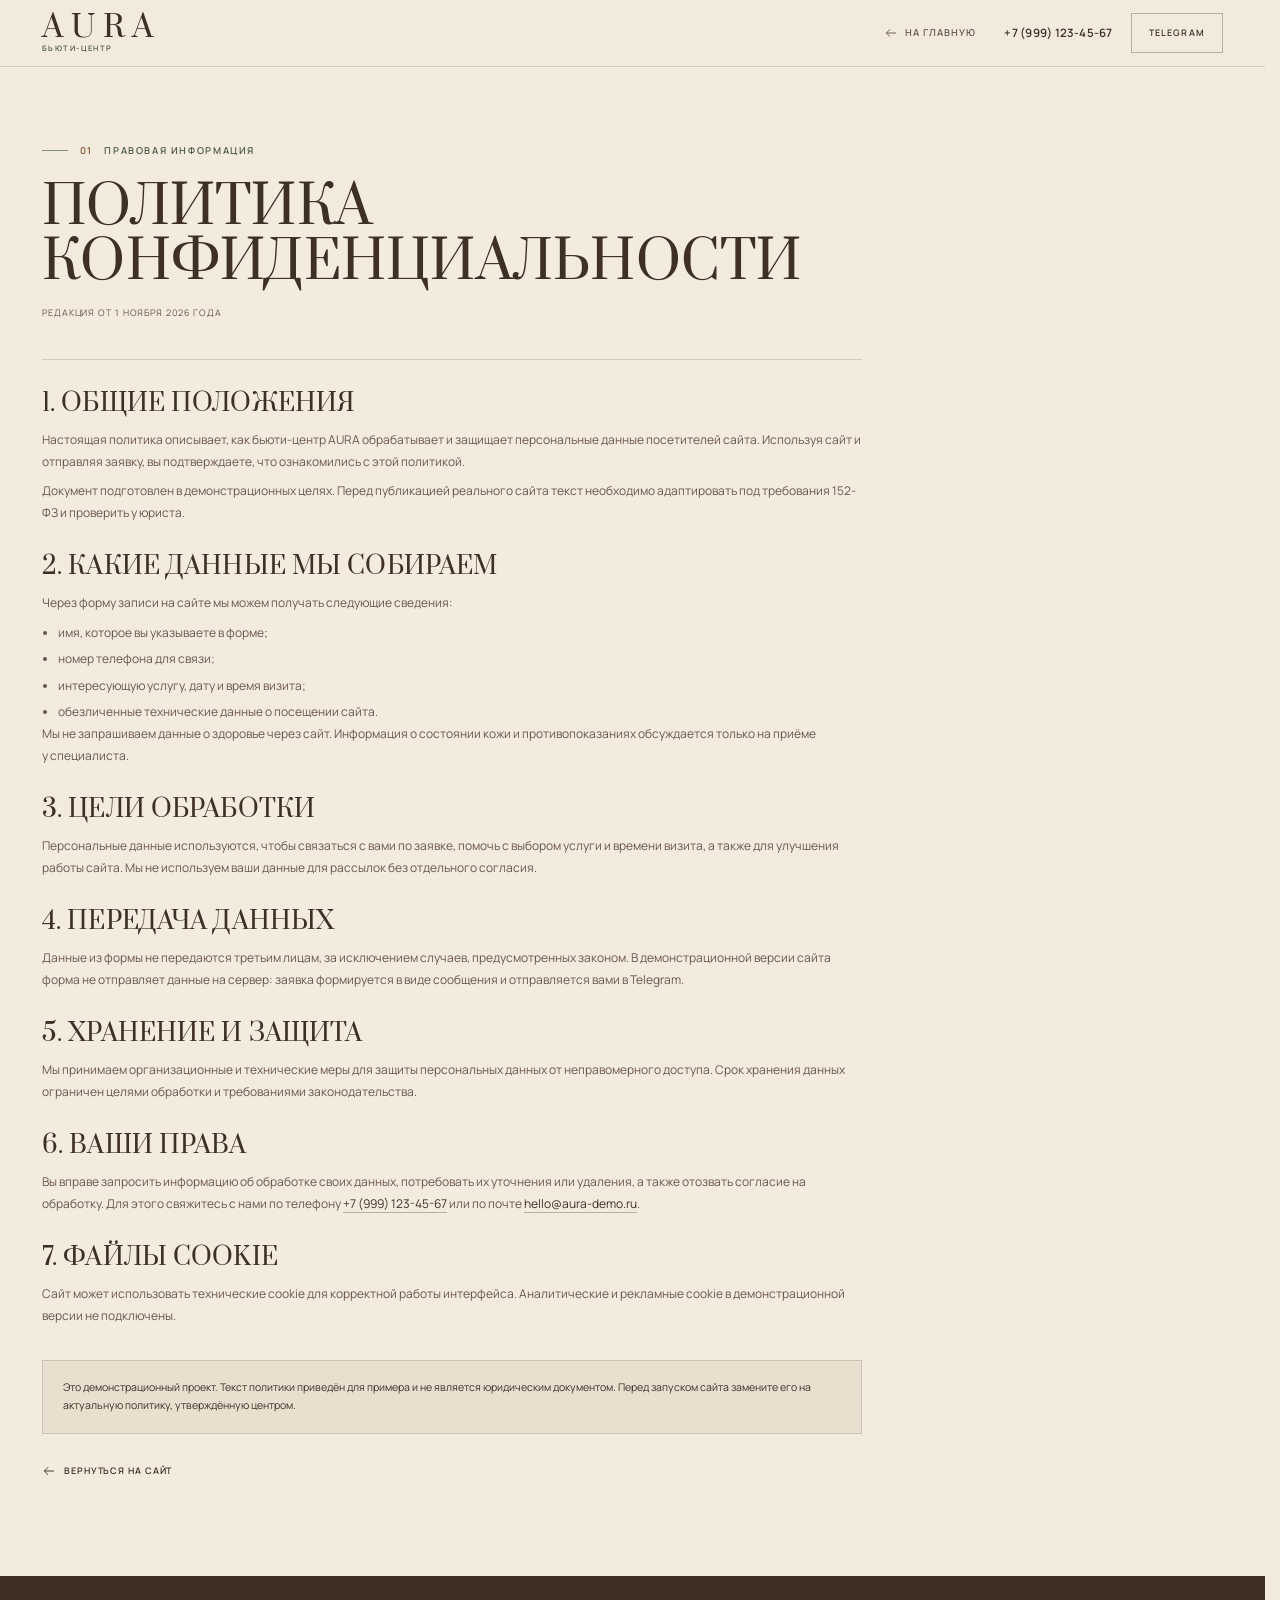
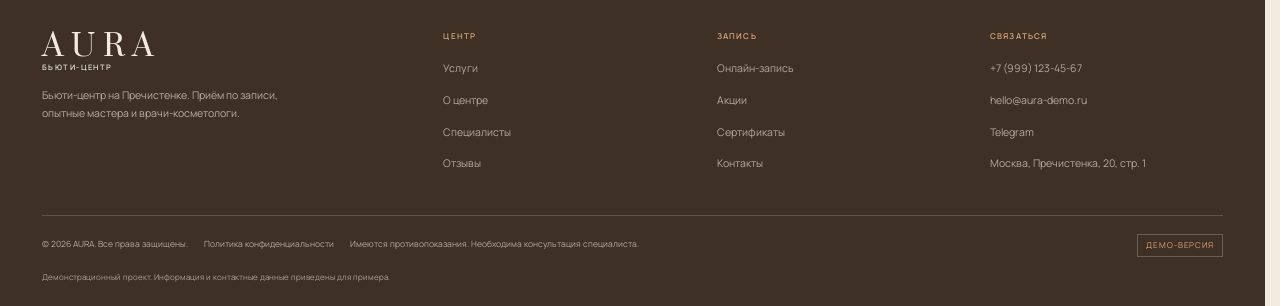
<file: privacy.html>
<!DOCTYPE html>
<html lang="ru">
<head>
  <meta charset="UTF-8">
  <meta name="viewport" content="width=device-width, initial-scale=1.0, viewport-fit=cover">
  <title>Политика конфиденциальности — AURA</title>
  <meta name="description" content="Политика конфиденциальности и обработки персональных данных бьюти-центра AURA.">
  <meta name="theme-color" content="#f2ebde">
  <link rel="canonical" href="https://zixzyz.github.io/aura-beauty-demo/privacy.html">
  <link rel="icon" type="image/svg+xml" href="assets/favicon.svg?v=20261127-3">
  <link rel="apple-touch-icon" href="assets/apple-touch-icon.png?v=20261127-3">
  <link rel="preconnect" href="https://fonts.googleapis.com">
  <link rel="preconnect" href="https://fonts.gstatic.com" crossorigin>
  <link rel="preload" href="assets/fonts/Prata-Regular.ttf" as="font" type="font/ttf" crossorigin>
  <link href="https://fonts.googleapis.com/css2?family=Manrope:wght@400;500;600;700&display=swap" rel="stylesheet">
  <link rel="stylesheet" href="assets/css/style.css?v=20261127-3">
</head>
<body>

  <a class="skip-link" href="#main">Перейти к содержимому</a>

  <svg xmlns="http://www.w3.org/2000/svg" style="display:none" aria-hidden="true">
    <symbol id="i-arrow" viewBox="0 0 24 24"><path d="M4 12h16M14 6l6 6-6 6"/></symbol>
    <symbol id="i-telegram" viewBox="0 0 24 24"><path d="M21 3 3 10.5l6.2 2.6L21 3ZM21 3l-6.9 18-4.9-7.9M9.2 13.1 21 3"/></symbol>
    <symbol id="i-phone" viewBox="0 0 24 24"><path d="M6.5 3h-2A1.5 1.5 0 0 0 3 4.5C3 13.6 10.4 21 19.5 21a1.5 1.5 0 0 0 1.5-1.5v-2l-4-1.5-1.8 2a15.4 15.4 0 0 1-8.2-8.2l2-1.8L6.5 3Z"/></symbol>
  </svg>

  <header class="header is-scrolled">
    <div class="container header__inner header__inner--booking">
      <a class="logo" href="index.html" aria-label="AURA — на главную"><span class="logo__mark">AURA</span><span class="logo__sub">бьюти-центр</span></a>
      <a class="header__back" href="index.html"><svg class="icon icon--back" aria-hidden="true"><use href="#i-arrow"/></svg><span>На главную</span></a>
      <div class="header__actions">
        <a class="header__phone" href="tel:+79991234567">+7 (999) 123-45-67</a>
        <a class="btn btn--sm btn--ghost" href="https://t.me/aura_beauty_demo" target="_blank" rel="noopener">Telegram</a>
      </div>
    </div>
  </header>

  <main class="legal" id="main">
    <div class="container">
      <div class="legal__inner">
      <p class="eyebrow"><span class="eyebrow__index">01</span> Правовая информация</p>
      <h1>Политика<br> <span class="legal-word">Конфиденци<span class="legal-hyphen" aria-hidden="true"></span><br class="legal-break">альности</span></h1>
      <p class="legal__date">Редакция от 1 ноября 2026 года</p>

      <div class="legal__content">
        <section>
          <h2>1. Общие положения</h2>
          <p>Настоящая политика описывает, как бьюти-центр AURA обрабатывает и защищает персональные данные посетителей сайта. Используя сайт и отправляя заявку, вы подтверждаете, что ознакомились с этой политикой.</p>
          <p>Документ подготовлен в демонстрационных целях. Перед публикацией реального сайта текст необходимо адаптировать под требования 152-ФЗ и проверить у юриста.</p>
        </section>

        <section>
          <h2>2. Какие данные мы собираем</h2>
          <p>Через форму записи на сайте мы можем получать следующие сведения:</p>
          <ul>
            <li>имя, которое вы указываете в форме;</li>
            <li>номер телефона для связи;</li>
            <li>интересующую услугу, дату и время визита;</li>
            <li>обезличенные технические данные о посещении сайта.</li>
          </ul>
          <p>Мы не запрашиваем данные о здоровье через сайт. Информация о состоянии кожи и противопоказаниях обсуждается только на приёме у специалиста.</p>
        </section>

        <section>
          <h2>3. Цели обработки</h2>
          <p>Персональные данные используются, чтобы связаться с вами по заявке, помочь с выбором услуги и времени визита, а также для улучшения работы сайта. Мы не используем ваши данные для рассылок без отдельного согласия.</p>
        </section>

        <section>
          <h2>4. Передача данных</h2>
          <p>Данные из формы не передаются третьим лицам, за исключением случаев, предусмотренных законом. В демонстрационной версии сайта форма не отправляет данные на сервер: заявка формируется в виде сообщения и отправляется вами в Telegram.</p>
        </section>

        <section>
          <h2>5. Хранение и защита</h2>
          <p>Мы принимаем организационные и технические меры для защиты персональных данных от неправомерного доступа. Срок хранения данных ограничен целями обработки и требованиями законодательства.</p>
        </section>

        <section>
          <h2>6. Ваши права</h2>
          <p>Вы вправе запросить информацию об обработке своих данных, потребовать их уточнения или удаления, а также отозвать согласие на обработку. Для этого свяжитесь с нами по телефону <a href="tel:+79991234567">+7 (999) 123-45-67</a> или по почте <a href="mailto:hello@aura-demo.ru">hello@aura-demo.ru</a>.</p>
        </section>

        <section>
          <h2>7. Файлы cookie</h2>
          <p>Сайт может использовать технические cookie для корректной работы интерфейса. Аналитические и рекламные cookie в демонстрационной версии не подключены.</p>
        </section>
      </div>

      <div class="legal__notice">Это демонстрационный проект. Текст политики приведён для примера и не является юридическим документом. Перед запуском сайта замените его на актуальную политику, утверждённую центром.</div>

      <a class="legal__back" href="index.html"><svg class="icon" aria-hidden="true"><use href="#i-arrow"/></svg> Вернуться на сайт</a>
      </div>
    </div>
  </main>

  <footer class="footer">
    <div class="container">
      <div class="footer__top">
        <div class="footer__brand">
          <a class="logo logo--footer" href="index.html"><span class="logo__mark">AURA</span><span class="logo__sub">бьюти-центр</span></a>
          <p>Бьюти-центр на Пречистенке. Приём по записи, опытные мастера и врачи-косметологи.</p>
        </div>
        <div class="footer__col"><h3>Центр</h3><ul><li><a href="index.html#services">Услуги</a></li><li><a href="index.html#about">О центре</a></li><li><a href="index.html#team">Специалисты</a></li><li><a href="index.html#reviews">Отзывы</a></li></ul></div>
        <div class="footer__col"><h3>Запись</h3><ul><li><a href="booking.html">Онлайн-запись</a></li><li><a href="index.html#offers">Акции</a></li><li><a href="index.html#gift">Сертификаты</a></li><li><a href="index.html#contacts">Контакты</a></li></ul></div>
        <div class="footer__col"><h3>Связаться</h3><ul><li><a href="tel:+79991234567">+7 (999) 123-45-67</a></li><li><a href="mailto:hello@aura-demo.ru">hello@aura-demo.ru</a></li><li><a href="https://t.me/aura_beauty_demo" target="_blank" rel="noopener">Telegram</a></li><li><span>Москва, Пречистенка, 20, стр. 1</span></li></ul></div>
      </div>
      <div class="footer__bottom">
        <div class="footer__legal"><span>© <span id="year">2026</span> AURA. Все права защищены.</span><a href="privacy.html">Политика конфиденциальности</a><span>Имеются противопоказания. Необходима консультация специалиста.</span></div>
        <span class="footer__demo">Демо-версия</span>
      </div>
      <p class="footer__disclaimer">Демонстрационный проект. Информация и контактные данные приведены для примера.</p>
    </div>
  </footer>

  <script>
    document.getElementById("year").textContent = new Date().getFullYear();
  </script>
</body>
</html>
</file>
<file: assets/css/style.css>
/* =========================================================
   AURA — clinic of cosmetology
   Editorial / matcha / brown / cream / caramel
   ========================================================= */

@font-face {
  font-family: "Prata";
  src: url("../fonts/Prata-Regular.ttf") format("truetype");
  font-weight: 400;
  font-style: normal;
  font-display: swap;
}

:root {
  color-scheme: light;
  --cream: #f2ebde;
  --cream-2: #e9dfcf;
  --paper: #fbf7f0;
  --brown: #3f3026;
  --brown-2: #533f32;
  --brown-soft: #6b5748;
  --matcha: #859274;
  --matcha-deep: #4e5a43;
  --matcha-pale: #dfe4d6;
  --caramel: #bb8458;
  --caramel-light: #d8a77a;
  --caramel-ink: #875431;
  --line: rgba(63, 48, 38, 0.17);
  --line-strong: rgba(63, 48, 38, 0.32);
  --serif: "Prata", "Times New Roman", Georgia, serif;
  --sans: "Manrope", "Segoe UI", system-ui, -apple-system, sans-serif;
  --ease: cubic-bezier(0.22, 0.61, 0.36, 1);
  --header-h: 82px;
}

*,
*::before,
*::after {
  box-sizing: border-box;
}

[hidden] {
  display: none !important;
}

html {
  scroll-behavior: smooth;
  scroll-padding-top: calc(var(--header-h) + 20px);
  scrollbar-gutter: stable;
  overflow-x: clip;
  -webkit-text-size-adjust: 100%;
}

body {
  margin: 0;
  background: var(--cream);
  color: var(--brown);
  font-family: var(--sans);
  font-size: 15px;
  font-weight: 400;
  line-height: 1.65;
  overflow-x: hidden;
  font-variant-numeric: lining-nums;
  -webkit-font-smoothing: antialiased;
  text-rendering: optimizeLegibility;
}

body.is-locked {
  overflow: hidden;
}

img {
  display: block;
  max-width: 100%;
  height: auto;
}

a {
  color: inherit;
  text-decoration: none;
}

button,
input,
select,
textarea {
  font: inherit;
  color: inherit;
}

button {
  cursor: pointer;
  border-radius: 0;
}

::selection {
  background: var(--matcha-pale);
  color: var(--brown);
}

:focus-visible {
  outline: 2px solid var(--caramel-ink);
  outline-offset: 3px;
}

h1,
h2,
h3,
h4,
p,
figure,
blockquote,
dl,
dd {
  margin: 0;
}

h1,
h2,
h3 {
  font-family: var(--serif);
  font-weight: 400;
  font-style: normal;
  line-height: 1.05;
  letter-spacing: 0.005em;
  text-transform: uppercase;
  color: var(--brown);
}

h1 {
  font-size: clamp(46px, 5.6vw, 78px);
}

h2 {
  font-size: clamp(34px, 4vw, 52px);
}

h3 {
  font-size: 22px;
}

em {
  font-style: normal;
}

p {
  text-wrap: pretty;
}

.container {
  width: 100%;
  max-width: 1320px;
  margin-inline: auto;
  padding-inline: 42px;
}

.section {
  position: relative;
  padding-block: clamp(64px, 7vw, 100px);
  border-top: 1px solid var(--line);
}

.section--cream-2 {
  background: var(--cream-2);
}

.section--paper {
  background: var(--paper);
}

.section-head {
  display: grid;
  grid-template-columns: 46px minmax(0, 1fr) minmax(0, 330px);
  gap: 28px;
  align-items: end;
  padding-bottom: 20px;
  margin-bottom: clamp(28px, 3.5vw, 44px);
  border-bottom: 1px solid var(--line);
}

.section-head__index {
  color: var(--caramel-ink);
  font-size: 10px;
  font-weight: 600;
  letter-spacing: 0.16em;
  padding-bottom: 8px;
}

.section-head h2 {
  line-height: 0.96;
}

.section-head__aside {
  max-width: 330px;
  justify-self: end;
  padding-bottom: 6px;
  color: var(--brown-soft);
  font-size: 12px;
  line-height: 1.65;
}

.section-head--no-margin {
  margin-bottom: 0;
  padding-bottom: 0;
  border-bottom: 0;
}

.eyebrow {
  display: flex;
  align-items: center;
  gap: 12px;
  margin-bottom: 24px;
  color: var(--matcha-deep);
  font-family: var(--sans);
  font-size: 9.5px;
  font-weight: 600;
  letter-spacing: 0.17em;
  line-height: 1.4;
  text-transform: uppercase;
}

.eyebrow::before {
  content: "";
  width: 26px;
  height: 1px;
  background: var(--matcha);
  flex: 0 0 auto;
}

.eyebrow__index {
  color: var(--caramel-ink);
  letter-spacing: 0.12em;
}

.eyebrow--light {
  color: var(--caramel-light);
}

.eyebrow--light::before {
  background: var(--caramel);
}

.eyebrow--light .eyebrow__index {
  color: var(--caramel-light);
}

.lead {
  max-width: 520px;
  color: var(--brown-soft);
  font-size: 14.5px;
  line-height: 1.75;
}

.icon {
  width: 16px;
  height: 16px;
  flex: 0 0 auto;
  fill: none;
  stroke: currentColor;
  stroke-width: 1.6;
  stroke-linecap: round;
  stroke-linejoin: round;
}

.icon--back {
  width: 14px;
  height: 14px;
  transform: rotate(180deg);
}

/* ---------- Buttons ---------- */

.btn {
  display: inline-flex;
  align-items: center;
  justify-content: center;
  gap: 11px;
  min-height: 50px;
  padding: 0 26px;
  border: 1px solid var(--matcha-deep);
  border-radius: 0;
  background: var(--matcha-deep);
  color: var(--cream);
  font-family: var(--sans);
  font-size: 10px;
  font-weight: 600;
  letter-spacing: 0.13em;
  line-height: 1.3;
  text-align: center;
  text-transform: uppercase;
  white-space: nowrap;
  transition:
    background 0.35s var(--ease),
    border-color 0.35s var(--ease),
    color 0.35s var(--ease);
}

.btn .icon {
  width: 15px;
  height: 15px;
  transition: transform 0.35s var(--ease);
}

.btn:hover {
  background: var(--brown);
  border-color: var(--brown);
  color: var(--cream);
}

.btn:hover .icon {
  transform: translateX(3px);
}

.btn--ghost {
  background: transparent;
  border-color: var(--line-strong);
  color: var(--brown);
}

.btn--ghost:hover {
  background: var(--brown);
  border-color: var(--brown);
  color: var(--cream);
}

.btn--light {
  background: var(--cream);
  border-color: var(--cream);
  color: var(--brown);
}

.btn--light:hover {
  background: var(--brown);
  border-color: var(--brown);
  color: var(--cream);
}

.btn--outline-light {
  background: transparent;
  border-color: rgba(242, 235, 222, 0.48);
  color: var(--cream);
}

.btn--outline-light:hover {
  background: var(--cream);
  border-color: var(--cream);
  color: var(--brown);
}

.btn--sm {
  min-height: 40px;
  padding-inline: 17px;
  font-size: 9px;
}

.btn--full {
  width: 100%;
}

.btn-link {
  display: inline-flex;
  align-items: center;
  gap: 8px;
  border-bottom: 1px solid currentColor;
  color: var(--brown);
  font-size: 9.5px;
  font-weight: 600;
  letter-spacing: 0.12em;
  line-height: 1.7;
  text-transform: uppercase;
  transition: color 0.3s;
}

.btn-link .icon {
  width: 13px;
  height: 13px;
  transition: transform 0.3s var(--ease);
}

.btn-link:hover {
  color: var(--caramel-ink);
}

.btn-link:hover .icon {
  transform: translateX(3px);
}

.skip-link {
  position: fixed;
  top: 10px;
  left: 10px;
  z-index: 300;
  padding: 10px 16px;
  background: var(--brown);
  color: var(--cream);
  font-size: 11px;
  transform: translateY(-170%);
  transition: transform 0.3s var(--ease);
}

.skip-link:focus {
  transform: none;
}

/* ---------- Top bar ---------- */

.topbar {
  position: relative;
  z-index: 60;
  background: var(--brown);
  color: rgba(242, 235, 222, 0.8);
}

.topbar__inner {
  display: flex;
  align-items: center;
  gap: 24px;
  min-height: 34px;
  font-size: 9px;
  font-weight: 500;
  letter-spacing: 0.12em;
  text-transform: uppercase;
}

.topbar__item {
  display: inline-flex;
  align-items: center;
  gap: 7px;
}

.topbar__item .icon {
  width: 12px;
  height: 12px;
  color: var(--caramel-light);
}

.topbar__phone {
  margin-left: auto;
  color: var(--cream);
  font-weight: 600;
  letter-spacing: 0.08em;
  transition: color 0.3s;
}

.topbar__phone:hover,
.topbar__link:hover {
  color: var(--caramel-light);
}

.topbar__link {
  color: var(--cream);
  border-bottom: 1px solid rgba(242, 235, 222, 0.34);
  transition: color 0.3s;
}

/* ---------- Header ---------- */

.header {
  position: sticky;
  top: 0;
  z-index: 90;
  border-bottom: 1px solid var(--line);
  background: rgba(242, 235, 222, 0.94);
  backdrop-filter: blur(14px);
  -webkit-backdrop-filter: blur(14px);
  transition: background 0.35s;
}

.header__inner {
  display: flex;
  align-items: center;
  gap: 28px;
  min-height: var(--header-h);
  transition: min-height 0.3s var(--ease);
}

.header.is-scrolled .header__inner {
  min-height: 66px;
}

.logo {
  display: flex;
  flex-direction: column;
  gap: 2px;
  flex: 0 0 auto;
  line-height: 1;
}

.logo__mark {
  font-family: var(--serif);
  font-size: 30px;
  letter-spacing: 0.26em;
  margin-right: -0.26em;
  color: var(--brown);
}

.logo__sub {
  color: var(--matcha-deep);
  font-size: 7.5px;
  font-weight: 600;
  letter-spacing: 0.19em;
  text-transform: uppercase;
}

.logo--footer .logo__mark {
  color: var(--cream);
}

.logo--footer .logo__sub {
  color: var(--matcha-pale);
}

.nav {
  display: flex;
  align-items: center;
  gap: clamp(16px, 2vw, 30px);
  margin-left: auto;
}

.nav__link {
  position: relative;
  padding-block: 5px;
  color: var(--brown-soft);
  font-size: 10px;
  font-weight: 600;
  letter-spacing: 0.1em;
  text-transform: uppercase;
  transition: color 0.3s;
}

.nav__link::after {
  content: "";
  position: absolute;
  right: 0;
  bottom: 0;
  left: 0;
  height: 1px;
  background: var(--brown);
  transform: scaleX(0);
  transform-origin: right;
  transition: transform 0.35s var(--ease);
}

.nav__link:hover,
.nav__link.is-active {
  color: var(--brown);
}

.nav__link:hover::after,
.nav__link.is-active::after {
  transform: scaleX(1);
  transform-origin: left;
}

.header__actions {
  display: flex;
  align-items: center;
  gap: 18px;
  margin-left: 6px;
}

.header__phone {
  color: var(--brown);
  font-size: 11.5px;
  font-weight: 600;
  letter-spacing: 0.02em;
  white-space: nowrap;
  transition: color 0.3s;
}

.header__phone:hover {
  color: var(--caramel-ink);
}

.header__back {
  display: inline-flex;
  align-items: center;
  gap: 7px;
  margin-left: auto;
  color: var(--brown-soft);
  font-size: 9.5px;
  font-weight: 600;
  letter-spacing: 0.11em;
  text-transform: uppercase;
  transition: color 0.3s;
}

.header__back .icon {
  width: 14px;
  height: 14px;
}

.header__back:hover {
  color: var(--brown);
}

.header__inner--booking .header__actions {
  margin-left: 0;
}

.burger {
  display: none;
  width: 40px;
  height: 40px;
  padding: 0;
  border: 1px solid var(--line-strong);
  background: transparent;
  color: var(--brown);
}

.burger span {
  display: block;
  width: 16px;
  height: 1px;
  margin: 4px auto;
  background: currentColor;
  transition: transform 0.3s var(--ease), opacity 0.2s;
}

.burger[aria-expanded="true"] span:nth-child(1) {
  transform: translateY(5px) rotate(45deg);
}

.burger[aria-expanded="true"] span:nth-child(2) {
  opacity: 0;
}

.burger[aria-expanded="true"] span:nth-child(3) {
  transform: translateY(-5px) rotate(-45deg);
}

/* ---------- Hero ---------- */

.hero {
  position: relative;
  padding-block: clamp(48px, 6vw, 78px) clamp(60px, 7vw, 92px);
  border-bottom: 1px solid var(--line);
}

.hero__grid {
  display: grid;
  grid-template-columns: minmax(0, 1.06fr) minmax(0, 0.94fr);
  gap: clamp(38px, 4vw, 56px);
  align-items: center;
}

.hero__copy {
  min-width: 0;
}

.hero h1 {
  margin-bottom: 24px;
  font-size: clamp(42px, 4.5vw, 60px);
  line-height: 0.96;
}

.hero__lead {
  max-width: 460px;
  margin-bottom: 30px;
  color: var(--brown-soft);
  font-size: 14px;
  line-height: 1.75;
}

.hero__actions {
  display: flex;
  flex-wrap: wrap;
  gap: 8px;
  margin-bottom: clamp(32px, 4vw, 50px);
}

.hero__facts {
  display: grid;
  grid-template-columns: repeat(3, minmax(0, 1fr));
  gap: 18px;
  padding-top: 20px;
  border-top: 1px solid var(--line);
}

.hero__facts dt {
  margin-bottom: 4px;
  color: var(--matcha-deep);
  font-size: 8.5px;
  font-weight: 600;
  letter-spacing: 0.13em;
  text-transform: uppercase;
}

.hero__facts dd {
  color: var(--brown);
  font-size: 11.5px;
  line-height: 1.55;
}

.hero__facts a {
  border-bottom: 1px solid var(--line-strong);
  transition: color 0.3s, border-color 0.3s;
}

.hero__facts a:hover {
  color: var(--caramel-ink);
  border-color: var(--caramel-ink);
}

.hero__visual {
  position: relative;
  display: grid;
  grid-template-columns: 1.25fr 0.75fr;
  gap: 10px;
  min-width: 0;
}

.hero__media {
  position: relative;
  grid-column: 1 / -1;
  height: clamp(290px, 33vw, 430px);
  overflow: hidden;
  border: 1px solid var(--line-strong);
  background: var(--cream-2);
}

.hero__media img {
  width: 100%;
  height: 100%;
  object-fit: cover;
  object-position: 62% 56%;
  filter: sepia(0.08) saturate(0.78) contrast(1.03);
  transition: transform 1.2s var(--ease);
}

.hero__visual:hover .hero__media img {
  transform: scale(1.025);
}

.hero__media figcaption {
  position: absolute;
  right: 14px;
  bottom: 14px;
  display: flex;
  align-items: center;
  gap: 10px;
  padding: 8px 12px;
  border: 1px solid var(--line);
  background: var(--paper);
  color: var(--brown-soft);
  font-size: 8px;
  letter-spacing: 0.12em;
  text-transform: uppercase;
}

.hero__media figcaption span {
  color: var(--caramel-ink);
  font-weight: 700;
}

.hero__panel {
  display: flex;
  flex-direction: column;
  justify-content: space-between;
  min-height: 128px;
  padding: 20px;
  border: 1px solid var(--line-strong);
}

.hero__panel--matcha {
  background: var(--matcha-deep);
  border-color: var(--matcha-deep);
  color: var(--cream);
  transition: background 0.35s, border-color 0.35s;
}

.hero__panel--matcha:hover {
  background: var(--brown);
  border-color: var(--brown);
}

.hero__panel--caramel {
  background: var(--caramel-light);
  border-color: var(--caramel-light);
  color: var(--brown);
}

.hero__panel-label {
  margin-bottom: 15px;
  color: var(--matcha-pale);
  font-size: 8.5px;
  font-weight: 600;
  letter-spacing: 0.14em;
  text-transform: uppercase;
}

.hero__panel--caramel .hero__panel-label {
  color: var(--brown-2);
}

.hero__panel strong {
  display: block;
  margin-bottom: 8px;
  font-family: var(--sans);
  font-size: 11px;
  font-weight: 600;
  letter-spacing: 0.07em;
  line-height: 1.55;
  text-transform: uppercase;
}

.hero__panel > span:last-child {
  color: rgba(242, 235, 222, 0.7);
  font-size: 9.5px;
  line-height: 1.5;
}

.hero__panel--caramel strong {
  font-family: var(--serif);
  font-size: 22px;
  letter-spacing: 0;
  white-space: nowrap;
  color: var(--brown);
}

.hero__panel--caramel > span:last-child {
  color: var(--brown-2);
}

.hero__panel-link {
  display: inline-flex;
  align-items: center;
  gap: 7px;
  color: var(--cream) !important;
  font-size: 9px !important;
  font-weight: 600;
  letter-spacing: 0.12em;
  text-transform: uppercase;
}

.hero__panel-link .icon {
  width: 13px;
  height: 13px;
  transition: transform 0.3s var(--ease);
}

.hero__panel--matcha:hover .hero__panel-link .icon {
  transform: translateX(3px);
}

.hero__inset {
  position: absolute;
  top: 54px;
  left: -30px;
  z-index: 3;
  width: 142px;
  height: 182px;
  padding: 5px;
  border: 1px solid var(--line-strong);
  background: var(--paper);
}

.hero__inset img {
  width: 100%;
  height: 100%;
  object-fit: cover;
  filter: sepia(0.12) saturate(0.8);
}

.hero__mark {
  position: absolute;
  top: -22px;
  right: 0;
  color: var(--caramel-ink);
  font-size: 8.5px;
  font-weight: 600;
  letter-spacing: 0.16em;
  text-transform: uppercase;
}

/* ---------- Marquee ---------- */

.marquee {
  overflow: hidden;
  border-bottom: 1px solid var(--line);
  background: var(--brown);
  color: var(--cream);
}

.marquee__track {
  display: flex;
  align-items: center;
  width: max-content;
  padding-block: 13px;
  animation: marquee 38s linear infinite;
}

.marquee__group {
  display: flex;
  align-items: center;
  gap: 28px;
  padding-right: 28px;
}

.marquee__item {
  display: flex;
  align-items: center;
  gap: 28px;
  color: var(--cream);
  font-size: 8.5px;
  font-weight: 600;
  letter-spacing: 0.18em;
  text-transform: uppercase;
  white-space: nowrap;
}

.marquee__item::after {
  content: "";
  width: 4px;
  height: 4px;
  background: var(--caramel);
}

@keyframes marquee {
  to {
    transform: translateX(-50%);
  }
}

/* ---------- Services ---------- */

.services-grid {
  display: grid;
  grid-template-columns: repeat(3, minmax(0, 1fr));
  gap: 14px;
}

.service-card {
  display: flex;
  flex-direction: column;
  min-width: 0;
  border: 1px solid var(--line);
  background: var(--paper);
  transition: border-color 0.35s, background 0.35s;
}

.service-card:hover {
  border-color: var(--matcha-deep);
  background: var(--paper);
}

.service-card__media {
  position: relative;
  aspect-ratio: 4 / 3;
  overflow: hidden;
  border-bottom: 1px solid var(--line);
  background: var(--cream-2);
}

.service-card__media img {
  width: 100%;
  height: 100%;
  object-fit: cover;
  filter: sepia(0.1) saturate(0.78) contrast(1.02);
  transition: transform 1.1s var(--ease), filter 0.5s;
}

.service-card:hover .service-card__media img {
  transform: scale(1.035);
  filter: sepia(0.05) saturate(0.92) contrast(1.02);
}

.service-card__body {
  display: flex;
  flex: 1;
  flex-direction: column;
  padding: 20px;
}

.service-card__meta {
  display: flex;
  align-items: center;
  justify-content: space-between;
  gap: 12px;
  margin-bottom: 14px;
  color: var(--caramel-ink);
  font-size: 8.5px;
  font-weight: 600;
  letter-spacing: 0.13em;
  text-transform: uppercase;
}

.service-card__meta span:last-child {
  color: var(--brown-soft);
  font-weight: 500;
  letter-spacing: 0.06em;
}

.service-card h3 {
  margin-bottom: 8px;
  font-size: clamp(19px, 1.55vw, 23px);
  line-height: 1.14;
}

.service-card p {
  max-width: 330px;
  margin-bottom: 22px;
  color: var(--brown-soft);
  font-size: 12px;
  line-height: 1.65;
}

.service-card__bottom {
  display: flex;
  align-items: center;
  justify-content: space-between;
  gap: 12px;
  margin-top: auto;
  padding-top: 13px;
  border-top: 1px solid var(--line);
}

.price {
  color: var(--brown);
  font-family: var(--serif);
  font-size: 17px;
  line-height: 1;
  white-space: nowrap;
}

.card-link {
  display: inline-flex;
  align-items: center;
  gap: 6px;
  color: var(--brown);
  font-size: 8.5px;
  font-weight: 600;
  letter-spacing: 0.1em;
  text-transform: uppercase;
}

.card-link .icon {
  width: 12px;
  height: 12px;
  transition: transform 0.3s var(--ease);
}

.service-card:hover .card-link .icon {
  transform: translateX(3px);
}

.service-card--cta {
  justify-content: center;
  background: var(--matcha-deep);
  border-color: var(--matcha-deep);
  color: var(--cream);
}

.service-card--cta:hover {
  background: var(--brown);
  border-color: var(--brown);
}

.service-card__cta-inner {
  display: flex;
  flex-direction: column;
  height: 100%;
  min-height: 320px;
  padding: 22px;
}

.service-card__meta--light,
.service-card__meta--light span:last-child {
  color: var(--matcha-pale);
}

.service-card--cta h3 {
  margin-bottom: 10px;
  color: var(--cream);
  font-size: clamp(24px, 2vw, 30px);
}

.service-card--cta p {
  max-width: 280px;
  color: rgba(242, 235, 222, 0.86);
}

.service-card--cta .service-card__bottom {
  border-top-color: rgba(242, 235, 222, 0.22);
}

.service-card--cta .price {
  color: var(--cream);
  font-size: 25px;
}

.service-card--cta .card-link {
  color: var(--cream);
}

/* ---------- Offers ---------- */

.offers-grid {
  display: grid;
  grid-template-columns: repeat(3, minmax(0, 1fr));
  gap: 14px;
}

.offer {
  display: flex;
  flex-direction: column;
  min-height: 330px;
  padding: 24px;
  border: 1px solid var(--line);
  background: var(--paper);
  transition: background 0.35s, border-color 0.35s;
}

.offer:hover {
  border-color: var(--caramel);
}

.offer__top {
  display: flex;
  align-items: center;
  justify-content: space-between;
  gap: 14px;
  margin-bottom: 38px;
}

.offer__tag {
  padding: 5px 8px;
  border: 1px solid var(--line-strong);
  color: var(--caramel-ink);
  font-size: 8px;
  font-weight: 600;
  letter-spacing: 0.12em;
  text-transform: uppercase;
}

.offer__num {
  color: var(--brown-soft);
  font-size: 9px;
  letter-spacing: 0.14em;
}

.offer h3 {
  margin-bottom: 12px;
  font-size: clamp(25px, 2.4vw, 34px);
  line-height: 1.1;
}

.offer p {
  max-width: 300px;
  margin-bottom: 28px;
  color: var(--brown-soft);
  font-size: 12px;
  line-height: 1.65;
}

.offer__bottom {
  display: flex;
  align-items: flex-end;
  justify-content: space-between;
  gap: 14px;
  margin-top: auto;
  padding-top: 16px;
  border-top: 1px solid var(--line);
}

.offer__price {
  display: flex;
  flex-direction: column;
  gap: 2px;
}

.offer__price strong {
  font-family: var(--serif);
  font-size: 27px;
  font-weight: 400;
  line-height: 1;
  color: var(--brown);
}

.offer__price s {
  color: var(--brown-soft);
  font-size: 10px;
}

.offer .btn-link {
  flex: 0 0 auto;
}

.offer--matcha {
  background: var(--matcha-deep);
  border-color: var(--matcha-deep);
  color: var(--cream);
}

.offer--matcha:hover {
  background: var(--brown);
  border-color: var(--brown);
}

.offer--matcha .offer__tag {
  border-color: rgba(242, 235, 222, 0.3);
  color: #e8c9a8;
}

.offer--matcha .offer__num {
  color: var(--matcha-pale);
}

.offer--matcha h3 {
  color: var(--cream);
}

.offer--matcha p {
  color: rgba(242, 235, 222, 0.86);
}

.offer--matcha .offer__bottom {
  border-top-color: rgba(242, 235, 222, 0.22);
}

.offer--matcha .offer__price strong {
  color: var(--cream);
}

.offer--matcha .offer__price s {
  color: var(--matcha-pale);
}

.offer--matcha .btn-link {
  color: var(--cream);
}

/* ---------- About ---------- */

.about-grid {
  display: grid;
  grid-template-columns: minmax(0, 0.95fr) minmax(0, 1.05fr);
  gap: clamp(44px, 6vw, 84px);
  align-items: center;
}

.about-media {
  position: relative;
  max-width: 560px;
}

.about-media__main {
  aspect-ratio: 4 / 4.7;
  overflow: hidden;
  border: 1px solid var(--line-strong);
  background: var(--cream-2);
}

.about-media__main img {
  width: 100%;
  height: 100%;
  object-fit: cover;
  filter: sepia(0.12) saturate(0.76) contrast(1.02);
}

.about-media__small {
  position: absolute;
  right: -7%;
  bottom: 9%;
  width: 48%;
  aspect-ratio: 4 / 3;
  padding: 5px;
  border: 1px solid var(--line-strong);
  background: var(--cream);
}

.about-media__small img {
  width: 100%;
  height: 100%;
  object-fit: cover;
  filter: sepia(0.14) saturate(0.8);
}

.about-media__badge {
  position: absolute;
  left: -16px;
  bottom: 22px;
  display: flex;
  align-items: flex-start;
  gap: 8px;
  min-width: 126px;
  padding: 16px;
  background: var(--caramel-light);
  color: var(--brown);
}

.about-media__badge strong {
  font-family: var(--serif);
  font-size: 38px;
  font-weight: 400;
  line-height: 0.9;
}

.about-media__badge span {
  padding-top: 3px;
  font-size: 8px;
  font-weight: 600;
  letter-spacing: 0.08em;
  line-height: 1.45;
  text-transform: uppercase;
}

.about-copy h2 {
  margin-bottom: 22px;
}

.about-copy .lead {
  margin-bottom: 18px;
}

.about-copy > p:not(.lead):not(.eyebrow) {
  max-width: 500px;
  margin-bottom: 26px;
  color: var(--brown-soft);
  font-size: 12.5px;
  line-height: 1.75;
}

.checklist {
  display: grid;
  gap: 11px;
  margin: 0 0 30px;
  padding: 0;
  list-style: none;
}

.checklist li {
  display: flex;
  align-items: flex-start;
  gap: 11px;
  color: var(--brown);
  font-size: 12px;
}

.checklist .icon {
  width: 14px;
  height: 14px;
  margin-top: 3px;
  color: var(--matcha-deep);
}

.about-stats {
  display: grid;
  grid-template-columns: repeat(3, minmax(0, 1fr));
  gap: 14px;
  padding-block: 18px;
  margin-bottom: 28px;
  border-block: 1px solid var(--line);
}

.about-stats strong {
  display: block;
  margin-bottom: 3px;
  font-family: var(--serif);
  font-size: 27px;
  font-weight: 400;
  line-height: 1;
  color: var(--brown);
}

.about-stats span {
  color: var(--brown-soft);
  font-size: 8.5px;
  letter-spacing: 0.03em;
  line-height: 1.45;
}

/* ---------- Team ---------- */

.team-grid {
  display: grid;
  grid-template-columns: repeat(3, minmax(0, 1fr));
  gap: 14px;
}

.team-card {
  display: flex;
  flex-direction: column;
  border: 1px solid var(--line);
  background: var(--cream);
  transition: border-color 0.35s, background 0.35s;
}

.team-card:hover {
  border-color: var(--matcha-deep);
  background: var(--paper);
}

.team-card__media {
  aspect-ratio: 4 / 4.7;
  overflow: hidden;
  border-bottom: 1px solid var(--line);
  background: var(--cream-2);
}

.team-card__media img {
  width: 100%;
  height: 100%;
  object-fit: cover;
  object-position: center 20%;
  filter: sepia(0.18) saturate(0.7) contrast(1.02);
  transition: transform 1.1s var(--ease), filter 0.5s;
}

.team-card__media--stylist img {
  object-position: 24% 18%;
}

.team-card__media--makeup img {
  object-position: 50% 22%;
}

.team-card:hover .team-card__media img {
  transform: scale(1.03);
  filter: sepia(0.05) saturate(0.9) contrast(1.02);
}

.team-card__body {
  display: flex;
  flex: 1;
  flex-direction: column;
  padding: 19px;
}

.team-card__role {
  margin-bottom: 8px;
  color: var(--matcha-deep);
  font-size: 8px;
  font-weight: 600;
  letter-spacing: 0.1em;
  line-height: 1.5;
  text-transform: uppercase;
}

.team-card h3 {
  margin-bottom: 8px;
  font-size: clamp(19px, 1.6vw, 23px);
  line-height: 1.15;
}

.team-card p {
  max-width: 290px;
  margin-bottom: 20px;
  color: var(--brown-soft);
  font-size: 11.5px;
  line-height: 1.65;
}

.team-card__link {
  display: inline-flex;
  align-items: center;
  gap: 7px;
  margin-top: auto;
  padding-top: 12px;
  border-top: 1px solid var(--line);
  color: var(--brown);
  font-size: 8.5px;
  font-weight: 600;
  letter-spacing: 0.1em;
  text-transform: uppercase;
}

.team-card__link .icon {
  width: 12px;
  height: 12px;
  transition: transform 0.3s var(--ease);
}

.team-card:hover .team-card__link .icon {
  transform: translateX(3px);
}

.team-note {
  max-width: 650px;
  margin-top: 22px;
  color: var(--brown-soft);
  font-size: 10px;
  line-height: 1.65;
}

/* ---------- Reviews ---------- */

.reviews-head {
  display: flex;
  align-items: flex-end;
  justify-content: space-between;
  gap: 30px;
  padding-bottom: 20px;
  margin-bottom: 34px;
  border-bottom: 1px solid var(--line);
}

.rating {
  display: flex;
  align-items: center;
  gap: 15px;
  padding-bottom: 2px;
}

.rating > strong {
  font-family: var(--serif);
  font-size: 45px;
  font-weight: 400;
  line-height: 0.85;
  color: var(--brown);
}

.rating > div {
  display: flex;
  flex-direction: column;
  gap: 3px;
}

.stars {
  color: var(--caramel-ink);
  font-size: 11px;
  letter-spacing: 0.13em;
  line-height: 1;
}

.rating > div > span:last-child {
  color: var(--brown-soft);
  font-size: 9px;
}

.reviews-grid {
  display: grid;
  grid-template-columns: repeat(3, minmax(0, 1fr));
  gap: 14px;
}

.review {
  display: flex;
  flex-direction: column;
  padding: 23px;
  border: 1px solid var(--line);
  background: var(--paper);
}

.review__top {
  display: flex;
  flex-wrap: wrap;
  align-items: center;
  justify-content: space-between;
  gap: 10px;
  margin-bottom: 24px;
  color: var(--brown-soft);
  font-size: 8px;
  letter-spacing: 0.04em;
}

.review__top .stars {
  font-size: 10px;
}

.review blockquote {
  margin-bottom: 22px;
  color: var(--brown);
  font-size: 13px;
  line-height: 1.7;
}

.review figcaption {
  display: flex;
  align-items: center;
  gap: 10px;
  margin-top: auto;
  padding-top: 14px;
  border-top: 1px solid var(--line);
}

.review__avatar {
  display: grid;
  place-items: center;
  width: 30px;
  height: 30px;
  border: 1px solid var(--line-strong);
  color: var(--caramel-ink);
  font-family: var(--serif);
  font-size: 13px;
}

.review figcaption > div {
  display: flex;
  flex-direction: column;
  gap: 1px;
}

.review figcaption strong {
  color: var(--brown);
  font-size: 10px;
  font-weight: 600;
}

.review figcaption span:last-child {
  color: var(--brown-soft);
  font-size: 8.5px;
}

/* ---------- Gift ---------- */

.gift {
  background: var(--brown);
  color: var(--cream);
  border-top-color: var(--brown);
}

.gift-grid {
  display: grid;
  grid-template-columns: minmax(0, 1fr) minmax(0, 0.9fr);
  gap: clamp(44px, 6vw, 92px);
  align-items: center;
}

.gift-copy h2 {
  margin-bottom: 22px;
  color: var(--cream);
}

.gift-copy .lead {
  max-width: 450px;
  margin-bottom: 22px;
  color: rgba(242, 235, 222, 0.74);
}

.gift-list {
  display: grid;
  gap: 8px;
  margin: 0 0 30px;
  padding: 0;
  list-style: none;
}

.gift-list li {
  display: flex;
  align-items: center;
  gap: 10px;
  color: var(--cream);
  font-size: 11px;
}

.gift-list li::before {
  content: "";
  width: 4px;
  height: 4px;
  flex: 0 0 auto;
  background: var(--caramel);
}

.gift-card-wrap {
  position: relative;
  padding: 17px;
  border: 1px solid rgba(242, 235, 222, 0.22);
}

.gift-card {
  display: flex;
  flex-direction: column;
  justify-content: space-between;
  aspect-ratio: 1.58 / 1;
  padding: 26px;
  background: var(--cream);
  color: var(--brown);
}

.gift-card__top,
.gift-card__bottom {
  display: flex;
  align-items: center;
  justify-content: space-between;
  gap: 12px;
  font-size: 7.5px;
  font-weight: 600;
  letter-spacing: 0.13em;
  text-transform: uppercase;
}

.gift-card__top span:first-child {
  font-family: var(--serif);
  font-size: 20px;
  font-weight: 400;
  letter-spacing: 0.24em;
}

.gift-card__top span:last-child {
  color: var(--caramel-ink);
}

.gift-card__middle {
  display: flex;
  flex-direction: column;
  gap: 6px;
}

.gift-card__middle span {
  color: var(--matcha-deep);
  font-size: 8px;
  font-weight: 600;
  letter-spacing: 0.13em;
  text-transform: uppercase;
}

.gift-card__middle strong {
  font-family: var(--serif);
  font-size: clamp(30px, 3.2vw, 43px);
  font-weight: 400;
  line-height: 1;
}

.gift-card__bottom {
  padding-top: 10px;
  border-top: 1px solid var(--line);
  color: var(--brown-soft);
}

.gift-card__label {
  display: block;
  margin-top: 10px;
  color: rgba(242, 235, 222, 0.66);
  font-size: 8px;
  letter-spacing: 0.1em;
  text-transform: uppercase;
}

/* ---------- CTA band ---------- */

.cta-band {
  position: relative;
  overflow: hidden;
  padding-block: clamp(58px, 7vw, 90px);
  background: var(--matcha-deep);
  color: var(--cream);
}

.cta-band::before {
  content: "";
  position: absolute;
  top: -160px;
  right: 6%;
  width: 420px;
  height: 420px;
  border: 1px solid rgba(242, 235, 222, 0.12);
  border-radius: 50%;
  pointer-events: none;
}

.cta-band__inner {
  position: relative;
  z-index: 1;
  display: grid;
  grid-template-columns: minmax(0, 1fr) auto;
  gap: 36px;
  align-items: end;
}

.cta-band .eyebrow {
  grid-column: 1 / -1;
  margin-bottom: 4px;
  color: #e8c9a8;
}

.cta-band .eyebrow::before {
  background: #e8c9a8;
}

.cta-band .eyebrow__index {
  color: #e8c9a8;
}

.cta-band__copy h2 {
  max-width: 620px;
  margin-bottom: 15px;
  color: var(--cream);
}

.cta-band__copy p {
  max-width: 430px;
  color: rgba(242, 235, 222, 0.86);
  font-size: 13px;
  line-height: 1.7;
}

.cta-band__actions {
  display: flex;
  flex-direction: column;
  gap: 8px;
  min-width: 230px;
}

.cta-band__note {
  grid-column: 1 / -1;
  margin-top: 4px;
  color: rgba(242, 235, 222, 0.82);
  font-size: 8px;
  letter-spacing: 0.12em;
  text-transform: uppercase;
}

/* ---------- Contacts ---------- */

.contacts-grid {
  display: grid;
  grid-template-columns: minmax(0, 0.9fr) minmax(0, 1.1fr);
  gap: clamp(40px, 6vw, 80px);
  align-items: stretch;
}

.contacts-copy h2 {
  margin-bottom: 20px;
}

.contacts-copy .lead {
  margin-bottom: 26px;
}

.contact-list {
  display: grid;
  gap: 0;
  margin: 0 0 28px;
  padding: 0;
  list-style: none;
  border-top: 1px solid var(--line);
}

.contact-list li {
  display: flex;
  align-items: center;
  gap: 13px;
  padding-block: 13px;
  border-bottom: 1px solid var(--line);
}

.contact-list__icon {
  display: grid;
  place-items: center;
  width: 32px;
  height: 32px;
  flex: 0 0 auto;
  border: 1px solid var(--line-strong);
  color: var(--matcha-deep);
}

.contact-list li > div {
  display: flex;
  flex-direction: column;
  gap: 1px;
}

.contact-list li span:first-child {
  color: var(--brown-soft);
  font-size: 8px;
  font-weight: 600;
  letter-spacing: 0.11em;
  text-transform: uppercase;
}

.contact-list li strong,
.contact-list li a {
  color: var(--brown);
  font-size: 12px;
  font-weight: 500;
  line-height: 1.5;
}

.contact-list li a {
  border-bottom: 1px solid var(--line-strong);
}

.contact-list li a:hover {
  color: var(--caramel-ink);
  border-color: var(--caramel-ink);
}

.contacts-actions {
  display: flex;
  flex-wrap: wrap;
  gap: 8px;
  margin-bottom: 18px;
}

.contacts-note {
  color: var(--brown-soft);
  font-size: 9px;
  line-height: 1.6;
}

.map-card {
  position: relative;
  display: block;
  min-height: 440px;
  overflow: hidden;
  border: 1px solid var(--line-strong);
  background: #e9e1d4;
}

.map-card > svg {
  position: absolute;
  inset: 0;
  width: 100%;
  height: 100%;
}

.map-card__pin {
  position: absolute;
  top: 50%;
  left: 50%;
  z-index: 2;
  color: var(--brown);
  transform: translate(-50%, -100%);
}

.map-card__pin::before {
  content: "";
  position: absolute;
  bottom: -6px;
  left: 50%;
  width: 38px;
  height: 14px;
  background: rgba(63, 48, 38, 0.16);
  transform: translateX(-50%);
}

.map-card__pin svg {
  position: relative;
  z-index: 1;
  width: 36px;
  height: 45px;
}

.map-card__label {
  position: absolute;
  right: 16px;
  bottom: 16px;
  z-index: 3;
  display: flex;
  align-items: center;
  gap: 16px;
  padding: 12px 15px;
  border: 1px solid var(--line);
  background: var(--paper);
  color: var(--brown);
  transition: background 0.3s;
}

.map-card__label > span {
  display: flex;
  flex-direction: column;
  gap: 1px;
}

.map-card__label strong {
  font-family: var(--serif);
  font-size: 17px;
  font-weight: 400;
  letter-spacing: 0.12em;
}

.map-card__label span span {
  color: var(--brown-soft);
  font-size: 8px;
}

.map-card__label .icon {
  width: 14px;
  height: 14px;
}

.map-card:hover .map-card__label {
  background: var(--cream);
}

/* ---------- Footer ---------- */

.footer {
  padding-block: 56px 22px;
  background: var(--brown);
  color: var(--cream);
}

.footer__top {
  display: grid;
  grid-template-columns: 1.55fr repeat(3, 1fr);
  gap: 40px;
  padding-bottom: 40px;
}

.footer__brand p {
  max-width: 270px;
  margin-top: 16px;
  color: rgba(242, 235, 222, 0.68);
  font-size: 10.5px;
  line-height: 1.7;
}

.footer__socials {
  display: flex;
  gap: 6px;
  margin-top: 20px;
}

.footer__socials a {
  display: grid;
  place-items: center;
  width: 30px;
  height: 30px;
  border: 1px solid rgba(242, 235, 222, 0.25);
  color: var(--cream);
  font-size: 8px;
  font-weight: 600;
  letter-spacing: 0.04em;
  transition: background 0.3s, border-color 0.3s, color 0.3s;
}

.footer__socials a:hover {
  background: var(--caramel);
  border-color: var(--caramel);
  color: var(--brown);
}

.footer__col h3 {
  margin-bottom: 15px;
  color: var(--caramel-light);
  font-family: var(--sans);
  font-size: 8px;
  font-weight: 600;
  letter-spacing: 0.15em;
  text-transform: uppercase;
}

.footer__col ul {
  display: grid;
  gap: 7px;
  margin: 0;
  padding: 0;
  list-style: none;
}

.footer__col a,
.footer__col span {
  color: rgba(242, 235, 222, 0.66);
  font-size: 10.5px;
  line-height: 1.6;
  transition: color 0.3s;
}

.footer__col a:hover {
  color: var(--cream);
}

.footer__bottom {
  display: flex;
  flex-wrap: wrap;
  align-items: center;
  justify-content: space-between;
  gap: 14px;
  padding-top: 18px;
  border-top: 1px solid rgba(242, 235, 222, 0.18);
  color: rgba(242, 235, 222, 0.66);
  font-size: 8.5px;
  line-height: 1.6;
}

.footer__legal {
  display: flex;
  flex-wrap: wrap;
  gap: 4px 16px;
}

.footer__legal a {
  border-bottom: 1px solid transparent;
  transition: border-color 0.3s;
}

.footer__legal a:hover {
  border-color: rgba(242, 235, 222, 0.4);
}

.footer__demo {
  padding: 4px 8px;
  border: 1px solid rgba(242, 235, 222, 0.24);
  color: var(--caramel-light);
  font-size: 8px;
  letter-spacing: 0.11em;
  text-transform: uppercase;
  white-space: nowrap;
}

.footer__disclaimer {
  margin-top: 14px;
  color: rgba(242, 235, 222, 0.6);
  font-size: 8px;
  line-height: 1.6;
}

/* ---------- Mobile menu ---------- */

.mobile-menu {
  position: fixed;
  inset: 0;
  z-index: 85;
  display: flex;
  flex-direction: column;
  padding: 94px 20px 26px;
  overflow-y: auto;
  background: var(--cream);
  opacity: 0;
  visibility: hidden;
  transform: translateY(-10px);
  transition: opacity 0.35s var(--ease), transform 0.35s var(--ease), visibility 0.35s;
}

.mobile-menu.is-open {
  opacity: 1;
  visibility: visible;
  transform: none;
}

.mobile-menu__nav {
  display: flex;
  flex-direction: column;
  margin-bottom: auto;
  border-top: 1px solid var(--line);
}

.mobile-menu__link {
  padding-block: 11px;
  border-bottom: 1px solid var(--line);
  color: var(--brown);
  font-family: var(--serif);
  font-size: clamp(29px, 8vw, 38px);
  line-height: 1.2;
  text-transform: uppercase;
}

.mobile-menu__link:hover {
  color: var(--matcha-deep);
}

.mobile-menu__foot {
  display: flex;
  flex-direction: column;
  gap: 16px;
  margin-top: 32px;
}

.mobile-menu__contact {
  display: flex;
  flex-direction: column;
  gap: 1px;
  color: var(--brown-soft);
  font-size: 10px;
}

.mobile-menu__contact strong {
  color: var(--brown);
  font-size: 13px;
  font-weight: 600;
}

.mobile-menu__socials {
  display: flex;
  gap: 6px;
}

.social-btn {
  display: inline-flex;
  align-items: center;
  padding: 8px 12px;
  border: 1px solid var(--line-strong);
  color: var(--brown);
  font-size: 9px;
  font-weight: 600;
  letter-spacing: 0.06em;
  text-transform: uppercase;
  transition: background 0.3s, color 0.3s, border-color 0.3s;
}

.social-btn:hover {
  background: var(--brown);
  border-color: var(--brown);
  color: var(--cream);
}

/* ---------- Mobile CTA ---------- */

.mobile-cta {
  position: fixed;
  right: 10px;
  bottom: calc(10px + env(safe-area-inset-bottom, 0px));
  left: 10px;
  z-index: 50;
  display: none;
  align-items: center;
  gap: 6px;
  padding: 5px;
  border: 1px solid var(--line-strong);
  background: rgba(242, 235, 222, 0.95);
  backdrop-filter: blur(12px);
  opacity: 0;
  visibility: hidden;
  transform: translateY(14px);
  transition: opacity 0.3s var(--ease), transform 0.3s var(--ease), visibility 0.3s;
}

.mobile-cta.is-visible {
  opacity: 1;
  visibility: visible;
  transform: none;
}

.mobile-cta .btn {
  flex: 1;
  min-height: 43px;
}

.mobile-cta__tg {
  display: grid;
  place-items: center;
  width: 43px;
  height: 43px;
  flex: 0 0 auto;
  border: 1px solid var(--line-strong);
  color: var(--brown);
  transition: background 0.3s, color 0.3s;
}

.mobile-cta__tg:hover {
  background: var(--brown);
  color: var(--cream);
}

/* ---------- Booking ---------- */

.booking-page {
  background: var(--cream);
}

.booking-hero {
  padding-block: 48px 0;
  border-bottom: 1px solid var(--line);
}

.booking-hero__grid {
  display: grid;
  grid-template-columns: minmax(0, 1.15fr) minmax(0, 0.85fr);
  gap: 40px;
  align-items: end;
}

.booking-hero h1 {
  font-size: clamp(42px, 4.5vw, 62px);
  line-height: 0.94;
}

.booking-hero__lead {
  max-width: 350px;
  padding-bottom: 8px;
  color: var(--brown-soft);
  font-size: 12.5px;
  line-height: 1.75;
}

.steps {
  display: grid;
  grid-template-columns: repeat(3, minmax(0, 1fr));
  margin: 36px 0 0;
  padding: 0;
  list-style: none;
  border-top: 1px solid var(--line);
}

.step {
  display: flex;
  align-items: center;
  gap: 10px;
  padding: 13px 0;
  border-bottom: 2px solid transparent;
  color: var(--brown-soft);
  transition: color 0.3s, border-color 0.3s;
}

.step__num {
  color: var(--caramel-ink);
  font-size: 9px;
  font-weight: 600;
  letter-spacing: 0.1em;
}

.step__label {
  font-size: 9px;
  font-weight: 600;
  letter-spacing: 0.1em;
  text-transform: uppercase;
}

.step.is-active {
  color: var(--brown);
  border-bottom-color: var(--matcha-deep);
}

.step.is-done {
  color: var(--matcha-deep);
  border-bottom-color: var(--matcha);
}

.booking-section {
  padding-block: 36px clamp(60px, 7vw, 100px);
}

.booking-layout {
  display: grid;
  grid-template-columns: minmax(0, 1fr) 350px;
  gap: 30px;
  align-items: start;
}

.booking-main {
  min-width: 0;
}

.bstep {
  padding: 26px;
  border: 1px solid var(--line);
  background: var(--paper);
}

.bstep__head {
  display: grid;
  grid-template-columns: 38px minmax(0, 1fr);
  gap: 14px;
  padding-bottom: 18px;
  margin-bottom: 22px;
  border-bottom: 1px solid var(--line);
}

.bstep__num {
  padding-top: 5px;
  color: var(--caramel-ink);
  font-size: 9px;
  font-weight: 600;
  letter-spacing: 0.13em;
}

.bstep__head h2 {
  margin-bottom: 6px;
  font-size: clamp(25px, 2.5vw, 32px);
  line-height: 1.1;
}

.bstep__head p {
  color: var(--brown-soft);
  font-size: 10.5px;
  line-height: 1.6;
}

.btabs {
  display: flex;
  flex-wrap: wrap;
  gap: 4px;
  margin-bottom: 16px;
}

.btab {
  min-height: 29px;
  padding: 0 9px;
  border: 1px solid var(--line);
  background: transparent;
  color: var(--brown-soft);
  font-size: 8px;
  font-weight: 600;
  letter-spacing: 0.06em;
  line-height: 1;
  text-transform: uppercase;
  transition: background 0.25s, color 0.25s, border-color 0.25s;
}

.btab:hover {
  border-color: var(--matcha-deep);
  color: var(--brown);
}

.btab.is-active {
  background: var(--matcha-deep);
  border-color: var(--matcha-deep);
  color: var(--cream);
}

.service-picker {
  border-top: 1px solid var(--line);
}

.pick {
  position: relative;
  border-bottom: 1px solid var(--line);
}

.pick__input {
  position: absolute;
  width: 1px;
  height: 1px;
  opacity: 0;
  pointer-events: none;
}

.pick__label {
  display: grid;
  grid-template-columns: 20px minmax(0, 1fr) auto auto;
  align-items: center;
  gap: 13px;
  padding: 14px 10px;
  cursor: pointer;
  transition: background 0.25s;
}

.pick__label:hover {
  background: var(--cream);
}

.pick__check {
  display: block;
  width: 19px;
  height: 19px;
  border: 1px solid var(--line-strong);
  background: transparent;
  transition: background 0.2s, border-color 0.2s;
}

.pick__check::after {
  content: "";
  display: block;
  width: 9px;
  height: 5px;
  margin: 5px auto 0;
  border-bottom: 1.5px solid var(--cream);
  border-left: 1.5px solid var(--cream);
  transform: rotate(-45deg) scale(0);
  transition: transform 0.2s var(--ease);
}

.pick__input:checked + .pick__label {
  background: var(--matcha-pale);
}

.pick__input:checked + .pick__label .pick__check {
  background: var(--matcha-deep);
  border-color: var(--matcha-deep);
}

.pick__input:checked + .pick__label .pick__check::after {
  transform: rotate(-45deg) scale(1);
}

.pick__input:focus-visible + .pick__label {
  outline: 2px solid var(--caramel-ink);
  outline-offset: -2px;
}

.pick__content {
  display: flex;
  flex-direction: column;
  gap: 2px;
  min-width: 0;
}

.pick__content strong {
  color: var(--brown);
  font-size: 13px;
  font-weight: 600;
  line-height: 1.4;
}

.pick__content span {
  color: var(--brown-soft);
  font-size: 10px;
  line-height: 1.5;
}

.pick__meta {
  color: var(--brown-soft);
  font-size: 9px;
  letter-spacing: 0.02em;
  white-space: nowrap;
}

.pick__price {
  min-width: 72px;
  color: var(--brown);
  font-family: var(--serif);
  font-size: 15px;
  line-height: 1;
  text-align: right;
  white-space: nowrap;
}

.pick__price s {
  display: block;
  margin-top: 3px;
  color: var(--brown-soft);
  font-family: var(--sans);
  font-size: 8px;
}

.b-note {
  margin-top: 15px;
  color: var(--brown-soft);
  font-size: 9.5px;
  line-height: 1.65;
}

.b-note--top {
  margin-top: 18px;
  padding: 12px 14px;
  border: 1px solid var(--line);
  background: var(--cream-2);
  color: var(--brown);
  font-size: 11px;
}

.b-note a {
  color: var(--brown);
  border-bottom: 1px solid var(--line-strong);
}

.bgroup {
  padding-bottom: 20px;
  margin-bottom: 20px;
  border-bottom: 1px solid var(--line);
}

.bgroup:last-of-type {
  border-bottom: 0;
}

.bgroup__title {
  margin-bottom: 10px;
  color: var(--matcha-deep);
  font-family: var(--sans);
  font-size: 8px;
  font-weight: 600;
  letter-spacing: 0.14em;
  text-transform: uppercase;
}

.specialists {
  display: flex;
  flex-wrap: wrap;
  gap: 5px;
}

.spec {
  min-height: 32px;
  padding: 0 11px;
  border: 1px solid var(--line);
  background: transparent;
  color: var(--brown-soft);
  font-size: 9px;
  font-weight: 500;
  line-height: 1.3;
  transition: background 0.25s, border-color 0.25s, color 0.25s;
}

.spec:hover {
  border-color: var(--matcha-deep);
  color: var(--brown);
}

.spec.is-active {
  background: var(--matcha-deep);
  border-color: var(--matcha-deep);
  color: var(--cream);
}

.date-strip {
  display: flex;
  gap: 5px;
  padding-bottom: 2px;
  overflow-x: auto;
  scrollbar-width: thin;
}

.date {
  display: flex;
  flex-direction: column;
  align-items: center;
  justify-content: center;
  min-width: 66px;
  min-height: 62px;
  padding: 6px;
  border: 1px solid var(--line);
  background: transparent;
  color: var(--brown-soft);
  line-height: 1.2;
  transition: background 0.25s, border-color 0.25s, color 0.25s;
}

.date span:first-child {
  font-size: 8px;
  letter-spacing: 0.05em;
  text-transform: uppercase;
}

.date strong {
  margin-block: 2px;
  color: var(--brown);
  font-family: var(--serif);
  font-size: 19px;
  font-weight: 400;
}

.date span:last-child {
  font-size: 8px;
  text-transform: uppercase;
}

.date:hover {
  border-color: var(--matcha-deep);
}

.date.is-active {
  background: var(--matcha-deep);
  border-color: var(--matcha-deep);
}

.date.is-active strong,
.date.is-active span {
  color: var(--cream);
}

.time-grid {
  display: grid;
  grid-template-columns: repeat(5, minmax(0, 1fr));
  gap: 5px;
}

.time {
  min-height: 34px;
  border: 1px solid var(--line);
  background: transparent;
  color: var(--brown);
  font-size: 10px;
  line-height: 1;
  transition: background 0.2s, border-color 0.2s, color 0.2s;
}

.time:hover {
  border-color: var(--matcha-deep);
}

.time.is-active {
  background: var(--matcha-deep);
  border-color: var(--matcha-deep);
  color: var(--cream);
}

.time:disabled {
  color: var(--brown-soft);
  text-decoration: line-through;
  opacity: 0.45;
  cursor: not-allowed;
}

.b-hint {
  margin-top: 9px;
  color: var(--brown-soft);
  font-size: 9px;
}

.back-link {
  display: inline-flex;
  align-items: center;
  gap: 6px;
  margin-top: 20px;
  padding: 0;
  border: 0;
  border-bottom: 1px solid var(--line-strong);
  background: transparent;
  color: var(--brown-soft);
  font-size: 9px;
  font-weight: 600;
  letter-spacing: 0.1em;
  line-height: 1.8;
  text-transform: uppercase;
  transition: color 0.3s, border-color 0.3s;
}

.back-link .icon {
  width: 13px;
  height: 13px;
}

.back-link:hover {
  color: var(--brown);
  border-color: var(--brown);
}

.bsummary {
  position: sticky;
  top: calc(var(--header-h) + 24px);
  padding: 24px;
  border: 1px solid var(--brown);
  background: var(--brown);
  color: var(--cream);
}

.bsummary__head {
  display: flex;
  align-items: baseline;
  justify-content: space-between;
  gap: 12px;
  padding-bottom: 14px;
  margin-bottom: 12px;
  border-bottom: 1px solid rgba(242, 235, 222, 0.2);
}

.bsummary__head h2 {
  color: var(--cream);
  font-family: var(--sans);
  font-size: 9px;
  font-weight: 600;
  letter-spacing: 0.14em;
}

.bsummary__head span {
  color: var(--matcha-pale);
  font-size: 8px;
}

.bsummary__services {
  display: flex;
  flex-direction: column;
  gap: 9px;
  margin-bottom: 15px;
}

.bsummary__empty {
  color: rgba(242, 235, 222, 0.68);
  font-size: 10px;
}

.bsummary__service {
  display: flex;
  align-items: flex-start;
  justify-content: space-between;
  gap: 12px;
  font-size: 10px;
  line-height: 1.45;
}

.bsummary__service span:first-child {
  color: rgba(242, 235, 222, 0.8);
}

.bsummary__service span:last-child {
  color: var(--cream);
  white-space: nowrap;
}

.bsummary__line {
  display: flex;
  align-items: baseline;
  justify-content: space-between;
  gap: 12px;
  padding-top: 13px;
  border-top: 1px solid rgba(242, 235, 222, 0.2);
}

.bsummary__line > span {
  color: var(--matcha-pale);
  font-size: 9px;
  letter-spacing: 0.1em;
  text-transform: uppercase;
}

.bsummary__line strong {
  color: var(--cream);
  font-family: var(--serif);
  font-size: 26px;
  font-weight: 400;
  line-height: 1;
}

.bsummary__info {
  display: flex;
  flex-direction: column;
  gap: 3px;
  padding-top: 12px;
  margin-top: 12px;
  border-top: 1px solid rgba(242, 235, 222, 0.2);
  color: rgba(242, 235, 222, 0.75);
  font-size: 9.5px;
  line-height: 1.5;
}

.bsummary__info strong {
  color: var(--cream);
  font-weight: 600;
}

.bsummary__note {
  margin-top: 15px;
  color: rgba(242, 235, 222, 0.66);
  font-size: 8.5px;
  line-height: 1.55;
}

.bsummary__next {
  width: 100%;
  margin-top: 15px;
  border-color: var(--cream);
  background: var(--cream);
  color: var(--brown);
}

.bsummary__next:hover {
  border-color: var(--caramel-light);
  background: var(--caramel-light);
  color: var(--brown);
}

.bsummary__next:disabled {
  cursor: not-allowed;
  opacity: 0.4;
}

.bsummary__demo {
  margin-top: 9px;
  color: rgba(242, 235, 222, 0.6);
  font-size: 7.5px;
  letter-spacing: 0.04em;
  line-height: 1.5;
  text-align: center;
}

.bsummary__mobile {
  display: none;
}

.bform {
  display: grid;
  grid-template-columns: repeat(2, minmax(0, 1fr));
  gap: 17px 20px;
}

.field {
  display: flex;
  flex-direction: column;
  gap: 5px;
  min-width: 0;
}

.field--full {
  grid-column: 1 / -1;
}

.field label {
  color: var(--matcha-deep);
  font-size: 8px;
  font-weight: 600;
  letter-spacing: 0.12em;
  text-transform: uppercase;
}

.field label span {
  color: var(--brown-soft);
  font-weight: 400;
  letter-spacing: 0.03em;
  text-transform: none;
}

.field input,
.field textarea {
  width: 100%;
  padding: 9px 0;
  border: 0;
  border-bottom: 1px solid var(--line-strong);
  border-radius: 0;
  background: transparent;
  color: var(--brown);
  font-size: 14px;
  line-height: 1.5;
  appearance: none;
}

.field textarea {
  min-height: 72px;
  resize: vertical;
}

.field input::placeholder,
.field textarea::placeholder {
  color: var(--brown-soft);
  opacity: 0.8;
}

.field input:focus,
.field textarea:focus {
  outline: none;
  border-bottom-color: var(--matcha-deep);
}

.field.is-invalid input {
  border-bottom-color: #9a5147;
}

.field__error {
  display: none;
  color: #9a5147;
  font-size: 9px;
  line-height: 1.4;
}

.field.is-invalid .field__error {
  display: block;
}

.consent {
  display: flex;
  align-items: flex-start;
  gap: 9px;
  grid-column: 1 / -1;
  color: var(--brown-soft);
  font-size: 9px;
  line-height: 1.6;
  cursor: pointer;
}

.consent input {
  position: absolute;
  width: 1px;
  height: 1px;
  opacity: 0;
}

.consent__box {
  display: grid;
  place-items: center;
  width: 15px;
  height: 15px;
  flex: 0 0 auto;
  margin-top: 1px;
  border: 1px solid var(--line-strong);
  background: transparent;
  transition: background 0.2s, border-color 0.2s;
}

.consent__box .icon {
  width: 10px;
  height: 10px;
  opacity: 0;
  color: var(--cream);
  transition: opacity 0.2s;
}

.consent input:checked + .consent__box {
  background: var(--matcha-deep);
  border-color: var(--matcha-deep);
}

.consent input:checked + .consent__box .icon {
  opacity: 1;
}

.consent input:focus-visible + .consent__box {
  outline: 2px solid var(--caramel-ink);
  outline-offset: 2px;
}

.consent a {
  color: var(--brown);
  border-bottom: 1px solid var(--line-strong);
}

.consent.is-invalid .consent__box {
  border-color: #9a5147;
}

.consent__error {
  display: none;
  grid-column: 1 / -1;
  margin-top: -10px;
  color: #9a5147;
  font-size: 9px;
}

.consent.is-invalid + .consent__error {
  display: block;
}

.bform__submit {
  grid-column: 1 / -1;
  margin-top: 2px;
}

.bform .b-note {
  grid-column: 1 / -1;
  margin-top: -2px;
}

.success-card {
  max-width: 650px;
  padding: 8px 0;
}

.success-card__icon {
  display: grid;
  place-items: center;
  width: 52px;
  height: 52px;
  margin-bottom: 20px;
  background: var(--matcha-deep);
  color: var(--cream);
}

.success-card__icon .icon {
  width: 23px;
  height: 23px;
}

.success-card > .eyebrow {
  margin-bottom: 8px;
}

.success-card h2 {
  margin-bottom: 12px;
  font-size: clamp(27px, 3vw, 38px);
}

.success-card > p:not(.eyebrow) {
  max-width: 440px;
  margin-bottom: 22px;
  color: var(--brown-soft);
  font-size: 11.5px;
  line-height: 1.7;
}

.success-card__summary {
  display: flex;
  flex-direction: column;
  gap: 7px;
  padding: 15px 0;
  margin-bottom: 22px;
  border-block: 1px solid var(--line);
  color: var(--brown);
  font-size: 11px;
}

.success-card__summary strong {
  font-family: var(--serif);
  font-size: 18px;
  font-weight: 400;
}

.success-card__actions {
  display: flex;
  flex-wrap: wrap;
  gap: 8px;
  margin-bottom: 8px;
}

.booking-page.is-complete {
  padding-bottom: 0;
}

.booking-page.is-complete .booking-layout {
  grid-template-columns: minmax(0, 760px);
  justify-content: center;
}

.booking-page.is-complete .bsummary {
  display: none;
}

/* ---------- Legal ---------- */

.legal {
  padding-block: clamp(44px, 6vw, 80px) clamp(60px, 7vw, 100px);
}

.legal__inner {
  max-width: 820px;
  margin-inline: 0;
}

.legal-hyphen,
.legal-break {
  display: none;
}

.legal__inner h1 {
  margin-bottom: 16px;
  font-size: clamp(34px, 4.2vw, 52px);
}

.legal__date {
  color: var(--brown-soft);
  font-size: 9px;
  letter-spacing: 0.1em;
  text-transform: uppercase;
}

.legal__content {
  display: grid;
  gap: 30px;
  margin-top: 38px;
  padding-top: 30px;
  border-top: 1px solid var(--line);
}

.legal__content h2 {
  margin-bottom: 10px;
  font-size: 24px;
  line-height: 1.2;
}

.legal__content p,
.legal__content li {
  color: var(--brown-soft);
  font-size: 12px;
  line-height: 1.8;
}

.legal__content p + p {
  margin-top: 8px;
}

.legal__content ul {
  display: grid;
  gap: 5px;
  margin: 8px 0 0;
  padding-left: 16px;
}

.legal__content a {
  color: var(--brown);
  border-bottom: 1px solid var(--line-strong);
}

.legal__content a:hover {
  color: var(--caramel-ink);
  border-color: var(--caramel-ink);
}

.legal__notice {
  margin-top: 34px;
  padding: 18px 20px;
  border: 1px solid var(--line);
  background: var(--cream-2);
  color: var(--brown);
  font-size: 10.5px;
  line-height: 1.7;
}

.legal__back {
  display: inline-flex;
  align-items: center;
  gap: 8px;
  margin-top: 30px;
  color: var(--brown);
  font-size: 9px;
  font-weight: 600;
  letter-spacing: 0.1em;
  text-transform: uppercase;
}

.legal__back .icon {
  width: 14px;
  height: 14px;
  transform: rotate(180deg);
}

/* ---------- Reveal ---------- */

.reveal {
  opacity: 0;
  transform: translateY(18px);
  transition: opacity 0.8s var(--ease), transform 0.8s var(--ease);
}

.reveal.is-visible {
  opacity: 1;
  transform: none;
}

/* ---------- Responsive ---------- */

@media (max-width: 1200px) {
  .container {
    padding-inline: 32px;
  }

  .hero__inset {
    left: -18px;
    width: 120px;
    height: 155px;
  }

  .about-media__small {
    right: -3%;
  }
}

@media (max-width: 1080px) {
  .nav,
  .header__phone {
    display: none;
  }

  .burger {
    display: block;
    margin-left: auto;
  }

  .header__actions {
    margin-left: auto;
  }

  .hero__grid {
    grid-template-columns: minmax(0, 1fr);
    gap: 40px;
  }

  .hero__copy {
    max-width: 720px;
  }

  .hero h1 {
    font-size: clamp(44px, 5vw, 60px);
  }

  .services-grid {
    grid-template-columns: repeat(2, minmax(0, 1fr));
  }

  .team-grid {
    grid-template-columns: repeat(2, minmax(0, 1fr));
  }

  .team-card:last-child {
    grid-column: span 2;
    max-width: calc(50% - 7px);
    justify-self: center;
  }

  .booking-layout {
    grid-template-columns: minmax(0, 1fr) 310px;
  }

  .time-grid {
    grid-template-columns: repeat(4, minmax(0, 1fr));
  }
}

@media (max-width: 920px) {
  .topbar__inner {
    gap: 16px;
  }

  .hero__inset {
    top: 18px;
    left: 14px;
    bottom: auto;
    width: 100px;
    height: 130px;
  }

  .topbar__item:nth-child(2) {
    display: none;
  }

  .hero {
    padding-top: 36px;
  }

  .hero__grid {
    grid-template-columns: minmax(0, 1fr);
    gap: 46px;
  }

  .hero__copy {
    max-width: 660px;
  }

  .hero h1 {
    font-size: clamp(42px, 7.8vw, 62px);
  }

  .hero__visual {
    grid-template-columns: 1.25fr 0.75fr;
  }

  .hero__panel--caramel strong {
    font-size: 20px;
  }

  .hero__media {
    height: 350px;
  }

  .hero__inset {
    left: 14px;
    bottom: 14px;
    width: 100px;
    height: 130px;
  }

  .hero__mark {
    top: -18px;
  }

  .section-head {
    grid-template-columns: 36px minmax(0, 1fr);
    gap: 18px;
  }

  .section-head__aside {
    grid-column: 2;
    justify-self: start;
    max-width: 440px;
    padding-bottom: 0;
  }

  .offers-grid,
  .reviews-grid {
    grid-template-columns: 1fr;
  }

  .offer {
    min-height: 0;
  }

  .offer__top {
    margin-bottom: 28px;
  }

  .about-grid {
    grid-template-columns: minmax(0, 1fr);
    gap: 42px;
  }

  .about-media {
    max-width: 580px;
  }

  .about-copy {
    max-width: 650px;
  }

  .gift-grid {
    grid-template-columns: minmax(0, 1fr);
    gap: 36px;
  }

  .gift-card-wrap {
    max-width: 560px;
  }

  .cta-band__inner {
    grid-template-columns: 1fr;
    align-items: start;
  }

  .cta-band__actions {
    flex-direction: row;
    flex-wrap: wrap;
    min-width: 0;
  }

  .contacts-grid {
    grid-template-columns: 1fr;
  }

  .map-card {
    min-height: 360px;
  }

  .footer__top {
    grid-template-columns: 1.4fr 1fr 1fr;
    gap: 28px;
  }

  .footer__brand {
    grid-column: span 3;
  }

  .booking-hero__grid {
    grid-template-columns: 1fr;
    gap: 18px;
  }

  .booking-hero__lead {
    max-width: 520px;
    padding-bottom: 0;
  }

  .booking-layout {
    grid-template-columns: minmax(0, 1fr);
    gap: 20px;
  }

  .bsummary {
    position: fixed;
    top: auto;
    right: 0;
    bottom: 0;
    left: 0;
    z-index: 55;
    display: grid;
    grid-template-columns: minmax(0, 1fr) auto;
    gap: 12px;
    align-items: center;
    padding: 10px 16px calc(10px + env(safe-area-inset-bottom, 0px));
    border: 0;
    border-top: 1px solid rgba(242, 235, 222, 0.25);
  }

  .bsummary__head,
  .bsummary__services,
  .bsummary__line,
  .bsummary__info,
  .bsummary__note,
  .bsummary__demo {
    display: none !important;
  }

  .bsummary__mobile {
    display: flex;
    flex-direction: column;
    gap: 1px;
  }

  .bsummary__mobile span {
    color: var(--matcha-pale);
    font-size: 8px;
    letter-spacing: 0.04em;
  }

  .bsummary__mobile strong {
    color: var(--cream);
    font-family: var(--serif);
    font-size: 19px;
    font-weight: 400;
    line-height: 1;
  }

  .bsummary__next {
    width: auto;
    min-width: 156px;
    margin-top: 0;
    padding-inline: 16px;
    font-size: 9px;
  }

  .booking-page {
    padding-bottom: 74px;
  }

  .booking-page.is-complete {
    padding-bottom: 0;
  }

  .bform {
    grid-template-columns: 1fr;
  }

  .field--full,
  .consent,
  .consent__error,
  .bform__submit,
  .bform .b-note {
    grid-column: auto;
  }

  .bform .b-note {
    margin-top: 0;
  }

  .success-card {
    padding: 0;
  }
}

@media (max-width: 680px) {
  .container {
    padding-inline: 18px;
  }

  .topbar {
    display: none;
  }

  .header__inner {
    min-height: 68px;
  }

  .header.is-scrolled .header__inner {
    min-height: 60px;
  }

  .logo__mark {
    font-size: 26px;
  }

  .logo__sub {
    font-size: 6.5px;
  }

  .header__actions .btn {
    display: none;
  }

  .header__back {
    font-size: 8.5px;
  }

  .hero {
    padding-bottom: 50px;
  }

  .hero h1 {
    font-size: clamp(38px, 9vw, 44px);
    line-height: 1;
  }

  .hero__lead {
    font-size: 13px;
  }

  .hero__actions {
    flex-direction: column;
    align-items: stretch;
  }

  .hero__actions .btn {
    width: 100%;
    white-space: normal;
  }

  .hero__facts {
    gap: 10px;
  }

  .hero__facts dd {
    font-size: 10px;
  }

  .hero__visual {
    grid-template-columns: 1fr;
    gap: 8px;
  }

  .hero__media {
    grid-column: auto;
    height: 260px;
  }

  .hero__media figcaption {
    right: 10px;
    bottom: 10px;
    font-size: 7px;
  }

  .hero__panel {
    min-height: 108px;
    padding: 16px;
  }

  .hero__panel--caramel {
    grid-column: auto;
  }

  .hero__panel strong {
    font-size: 17px;
  }

  .hero__panel--caramel strong {
    font-size: 22px;
  }

  .hero__inset {
    top: 12px;
    bottom: auto;
    left: 10px;
    width: 78px;
    height: 100px;
  }

  .hero__mark {
    display: none;
  }

  .marquee__item {
    font-size: 8px;
  }

  .section-head {
    grid-template-columns: 1fr;
    gap: 8px;
    margin-bottom: 26px;
  }

  .section-head__index {
    padding-bottom: 0;
  }

  .section-head h2 {
    font-size: clamp(27px, 8vw, 40px);
  }

  .section-head__aside {
    grid-column: 1;
    max-width: none;
    font-size: 10.5px;
  }

  .services-grid {
    grid-template-columns: 1fr;
  }

  .service-card h3 {
    font-size: 21px;
  }

  .service-card__cta-inner {
    min-height: 260px;
  }

  .offer {
    padding: 20px;
  }

  .offer__price strong {
    font-size: 25px;
  }

  .about-media {
    margin-inline: 8px 0;
  }

  .about-media__main {
    aspect-ratio: 4 / 4.8;
  }

  .about-media__small {
    right: -12px;
    bottom: 8%;
    width: 50%;
    padding: 4px;
  }

  .about-media__badge {
    left: -8px;
    bottom: 14px;
    min-width: 110px;
    padding: 12px;
  }

  .about-media__badge strong {
    font-size: 30px;
  }

  .about-stats strong {
    font-size: 22px;
  }

  .team-grid {
    grid-template-columns: 1fr;
    gap: 12px;
  }

  .team-card:last-child {
    grid-column: auto;
    max-width: none;
    justify-self: stretch;
  }

  .reviews-head {
    align-items: flex-start;
    flex-direction: column;
    gap: 14px;
  }

  .rating > strong {
    font-size: 38px;
  }

  .review {
    padding: 18px;
  }

  .gift-card {
    padding: 18px;
  }

  .gift-card__top span:first-child {
    font-size: 17px;
  }

  .gift-card__middle strong {
    font-size: 8.8vw;
  }

  .cta-band__actions {
    flex-direction: column;
    align-items: stretch;
  }

  .cta-band__actions .btn {
    width: 100%;
  }

  .contact-list li strong,
  .contact-list li a {
    font-size: 11px;
  }

  .map-card {
    min-height: 300px;
  }

  .map-card__label {
    right: 10px;
    bottom: 10px;
    padding: 9px 11px;
  }

  .map-card__label strong {
    font-size: 15px;
  }

  .footer {
    padding-top: 42px;
  }

  .footer__top {
    grid-template-columns: 1fr 1fr;
    gap: 24px;
  }

  .footer__brand {
    grid-column: span 2;
  }

  .footer__bottom {
    align-items: flex-start;
    flex-direction: column;
  }

  .mobile-cta {
    display: flex;
  }

  .footer {
    padding-bottom: 96px;
  }

  .booking-hero {
    padding-top: 30px;
  }

  .booking-hero h1 {
    font-size: clamp(30px, 8.5vw, 40px);
  }

  .booking-hero__lead {
    font-size: 11.5px;
  }

  .steps {
    margin-top: 24px;
  }

  .step {
    gap: 6px;
    padding: 11px 0;
  }

  .step__num {
    font-size: 8px;
  }

  .step__label {
    font-size: 8px;
  }

  .booking-section {
    padding-top: 20px;
  }

  .bstep {
    padding: 16px;
  }

  .bstep__head {
    grid-template-columns: 28px minmax(0, 1fr);
    gap: 8px;
    padding-bottom: 14px;
    margin-bottom: 16px;
  }

  .bstep__head h2 {
    font-size: 23px;
  }

  .pick__label {
    grid-template-columns: 18px minmax(0, 1fr) auto;
    gap: 9px;
    padding: 12px 6px;
  }

  .pick__check {
    width: 17px;
    height: 17px;
  }

  .pick__check::after {
    margin-top: 4px;
  }

  .pick__meta {
    display: none;
  }

  .pick__price {
    min-width: 64px;
    font-size: 13px;
  }

  .time-grid {
    grid-template-columns: repeat(3, minmax(0, 1fr));
  }

  .bsummary {
    padding-inline: 12px;
  }

  .bsummary__next {
    min-width: 0;
    width: 146px;
    padding-inline: 10px;
    font-size: 8px;
  }

  .booking-page {
    padding-bottom: 72px;
  }

  .bform {
    gap: 15px;
  }

  .field input,
  .field textarea {
    font-size: 16px;
  }

  .footer {
    padding-bottom: 96px;
  }
}

@media (max-width: 540px) {
  .legal-hyphen {
    display: inline;
  }

  .legal-hyphen::after {
    content: "-";
  }

  .legal-break {
    display: block;
  }

  .legal__inner h1 {
    font-size: clamp(20px, 6.2vw, 34px);
    line-height: 1.05;
  }
}

@media (max-width: 480px) {
  .hero__facts {
    grid-template-columns: 1fr 1fr;
    gap: 16px 14px;
  }

  .hero__facts > div:last-child {
    grid-column: 1 / -1;
  }
}

@media (max-width: 380px) {
  .header__back span {
    display: none;
  }

  .header__back .icon {
    width: 16px;
    height: 16px;
  }

  .pick__price {
    min-width: 58px;
    font-size: 12px;
  }

  .bsummary__next {
    width: 132px;
    font-size: 7.5px;
  }
}

@media (prefers-reduced-motion: reduce) {
  html {
    scroll-behavior: auto;
  }

  *,
  *::before,
  *::after {
    animation-duration: 0.001ms !important;
    animation-iteration-count: 1 !important;
    transition-duration: 0.001ms !important;
  }

  .reveal {
    opacity: 1;
    transform: none;
  }
}
</file>
